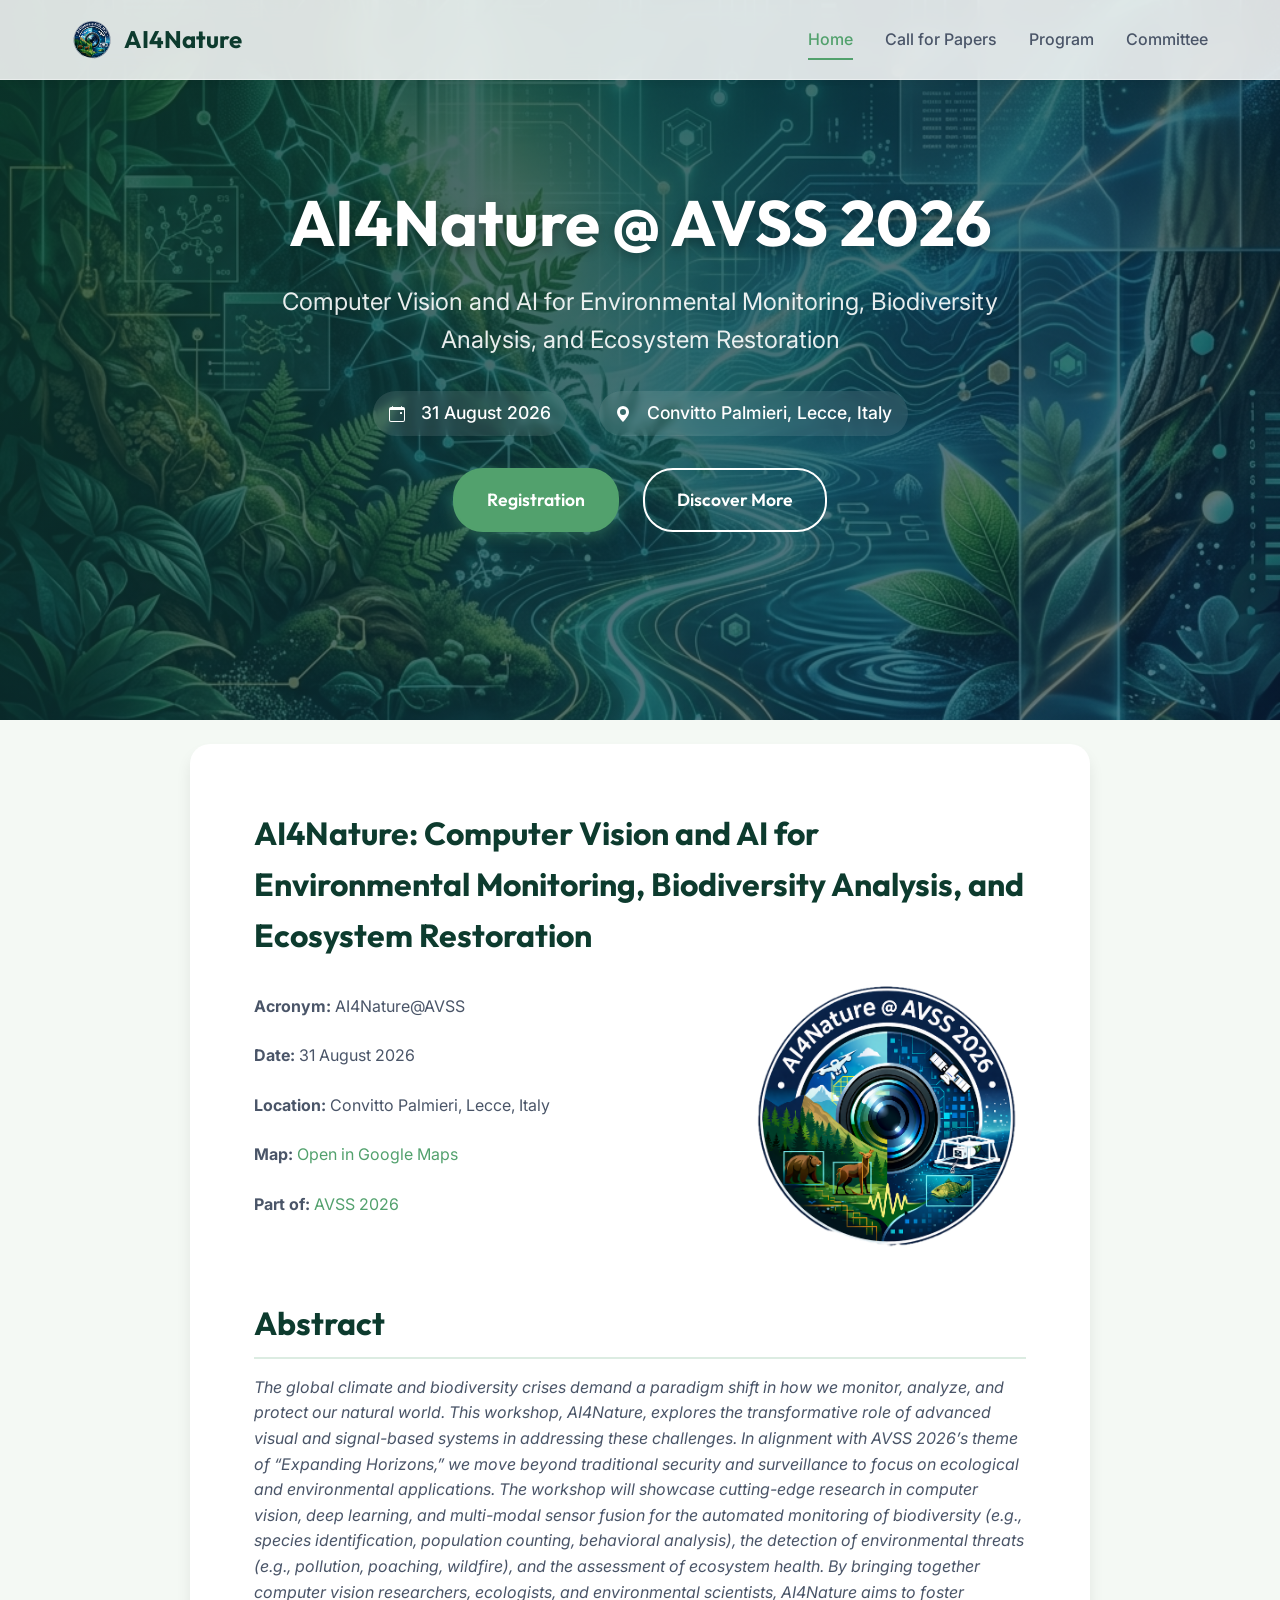
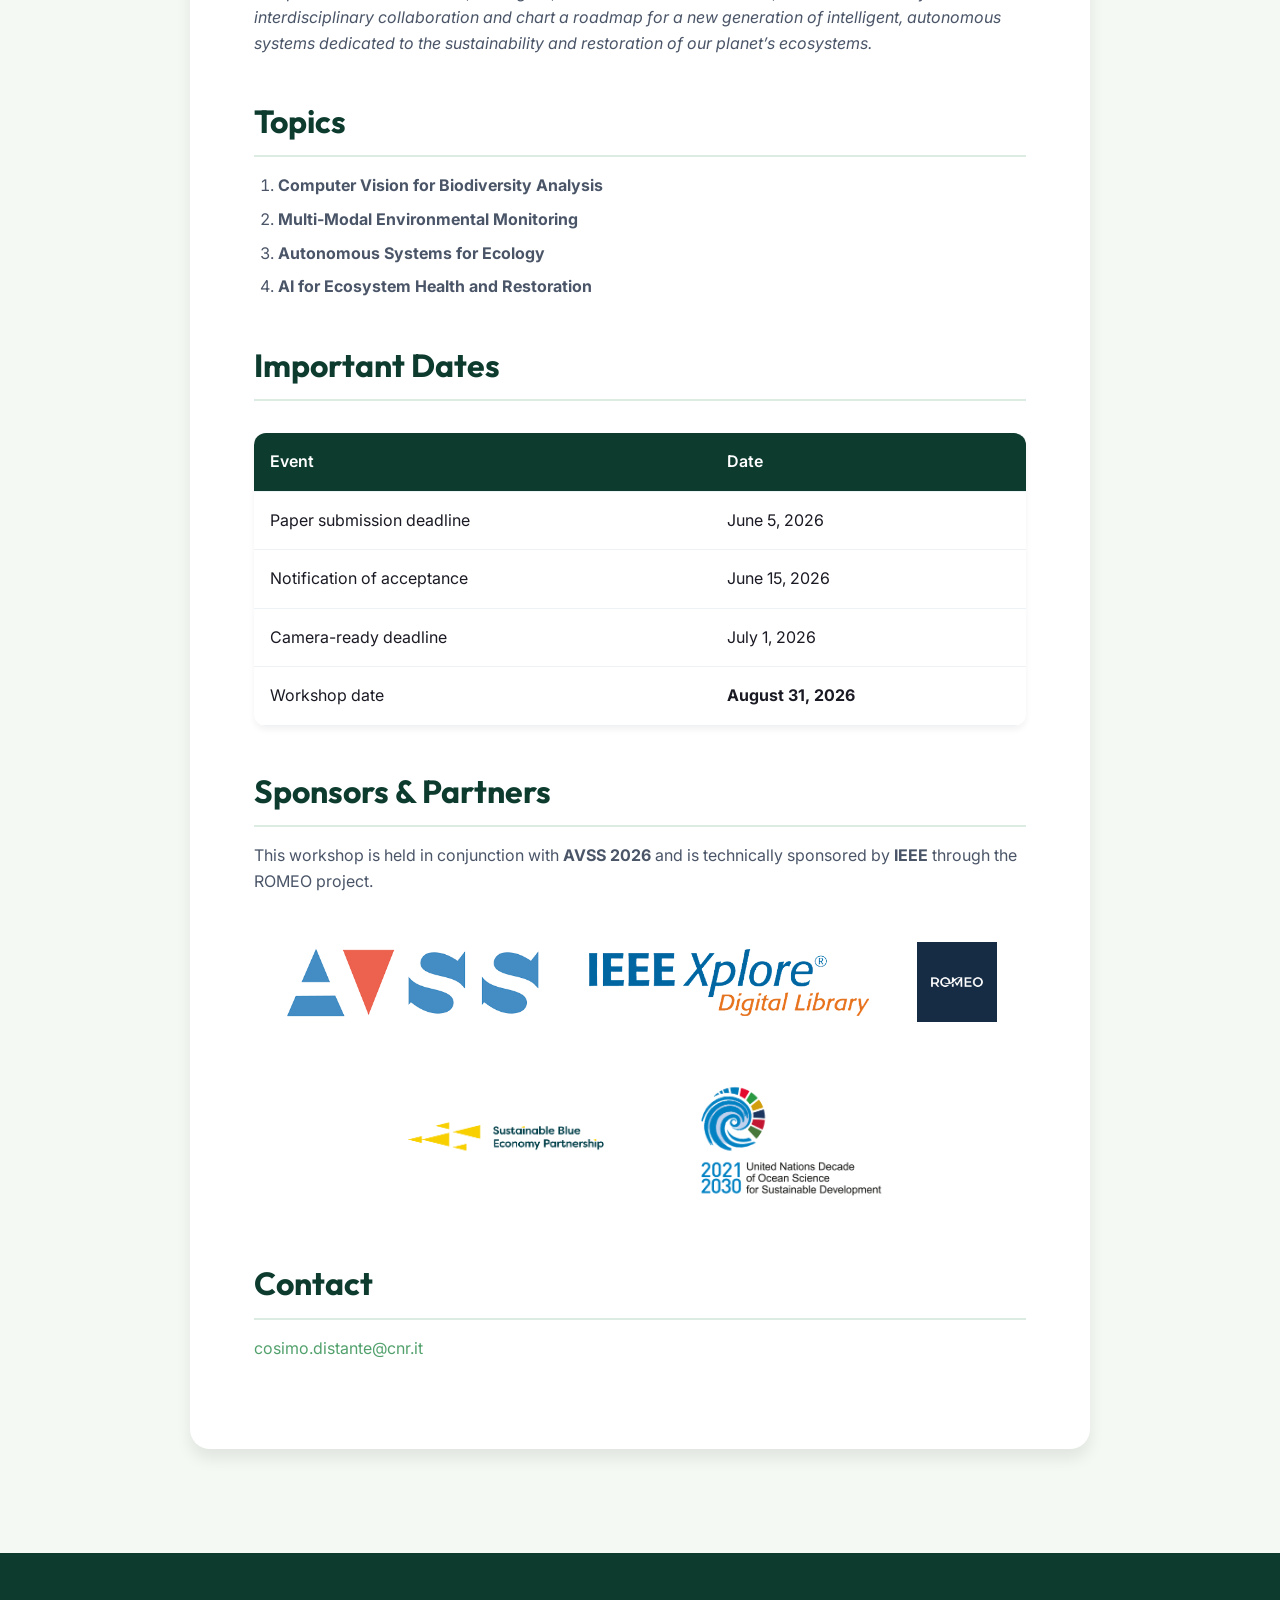
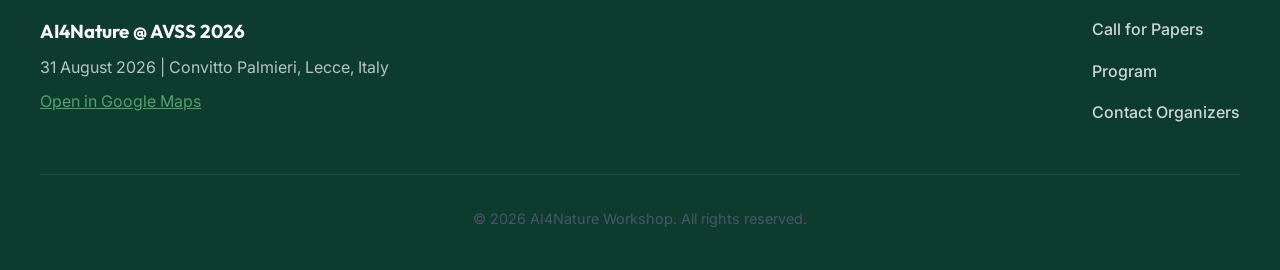
<file: index.html>
<!DOCTYPE html>
<html lang="en">

<head>
    <meta charset="UTF-8">
    <meta name="viewport" content="width=device-width, initial-scale=1.0">
    <title>AI4Nature Workshop</title>


    <!-- Google Fonts -->
    <link rel="preconnect" href="https://fonts.googleapis.com">
    <link rel="preconnect" href="https://fonts.gstatic.com" crossorigin>
    <link
        href="https://fonts.googleapis.com/css2?family=Inter:wght@300;400;500;600&family=Outfit:wght@400;600;700&display=swap"
        rel="stylesheet">

    <!-- Custom Styles -->
    <link rel="stylesheet" href="assets/css/custom.css">

    <meta name="description"
        content="Computer Vision and AI for Environmental Monitoring, Biodiversity Analysis, and Ecosystem Restoration">
</head>

<body>

    <header class="glass-nav">
        <div class="nav-container">
            <a href="./" class="nav-logo">
                <img src="assets/images/logo.png" class="logo-img">
                <span>AI4Nature</span>
            </a>

            <nav class="nav-links">
                <a href="./" class="active">Home</a>
                <a href="cfp.html">Call for Papers</a>
                <a href="program.html">Program</a>
                <a href="committee.html">Committee</a>
            </nav>
        </div>
    </header>

    <section class="hero-banner" style="background-image: url('assets/images/hero_bg.png');">
        <div class="hero-overlay"></div>
        <div class="hero-content">
            <h1>AI4Nature @ AVSS 2026</h1>
            <p class="hero-subtitle">
                Computer Vision and AI for Environmental Monitoring, Biodiversity Analysis, and Ecosystem Restoration
            </p>

            <div class="hero-details">
                <span><svg xmlns="http://www.w3.org/2000/svg" width="16" height="16" fill="currentColor"
                        viewBox="0 0 16 16" style="margin-right: 8px; vertical-align: text-bottom;">
                        <path
                            d="M11 6.5a.5.5 0 0 1 .5-.5h1a.5.5 0 0 1 .5.5v1a.5.5 0 0 1-.5.5h-1a.5.5 0 0 1-.5-.5v-1z" />
                        <path
                            d="M3.5 0a.5.5 0 0 1 .5.5V1h8V.5a.5.5 0 0 1 1 0V1h1a2 2 0 0 1 2 2v11a2 2 0 0 1-2 2H2a2 2 0 0 1-2-2V3a2 2 0 0 1 2-2h1V.5a.5.5 0 0 1 .5-.5zM1 4v10a1 1 0 0 0 1 1h12a1 1 0 0 0 1-1V4H1z" />
                    </svg> 31 August 2026</span>
                <span><svg xmlns="http://www.w3.org/2000/svg" width="16" height="16" fill="currentColor"
                        viewBox="0 0 16 16" style="margin-right: 8px; vertical-align: text-bottom;">
                        <path
                            d="M8 16s6-5.686 6-10A6 6 0 0 0 2 6c0 4.314 6 10 6 10zm0-7a3 3 0 1 1 0-6 3 3 0 0 1 0 6z" />
                    </svg> Convitto Palmieri, Lecce, Italy</span>
            </div>

            <div class="hero-actions">
                <a href="https://www.avss2026.org/registration/" class="btn btn-primary" target="_blank" rel="noopener">Registration</a>
                <a href="#about" class="btn btn-outline">Discover More</a>
            </div>
        </div>
    </section>

    <main class="page-content" id="about">
        <div class="wrapper">

            <h1>AI4Nature: Computer Vision and AI for Environmental Monitoring, Biodiversity Analysis, and Ecosystem
                Restoration</h1>

            <div style="display:flex; gap:2rem; align-items:center; justify-content:space-between;">
                <div>
                    <p><strong>Acronym:</strong> AI4Nature@AVSS</p>
                    <p><strong>Date:</strong> 31 August 2026</p>
                    <p><strong>Location:</strong> Convitto Palmieri, Lecce, Italy</p>
                    <p><strong>Map:</strong> <a href="https://maps.app.goo.gl/s1TkiG2f3UwST8cy7">Open in Google Maps</a></p>
                    <p><strong>Part of:</strong> <a href="https://www.avss2026.org">AVSS 2026</a></p>
                </div>

                <img src="assets/images/logo.png" style="width:280px;">
            </div>

            <h2>Abstract</h2>
            <p><em>The global climate and biodiversity crises demand a paradigm shift in how we monitor, analyze, and protect our natural world. This workshop, AI4Nature, explores the transformative role of advanced visual and signal-based systems in addressing these challenges. In alignment with AVSS 2026’s theme of “Expanding Horizons,” we move beyond traditional security and surveillance to focus on ecological and environmental applications. The workshop will showcase cutting-edge research in computer vision, deep learning, and multi-modal sensor fusion for the automated monitoring of biodiversity (e.g., species identification, population counting, behavioral analysis), the detection of environmental threats (e.g., pollution, poaching, wildfire), and the assessment of ecosystem health. By bringing together computer vision researchers, ecologists, and environmental scientists, AI4Nature aims to foster interdisciplinary collaboration and chart a roadmap for a new generation of intelligent, autonomous systems dedicated to the sustainability and restoration of our planet’s ecosystems.</em></p>

            <h2>Topics</h2>
            <ol>
                <li><strong>Computer Vision for Biodiversity Analysis</strong></li>
                <li><strong>Multi-Modal Environmental Monitoring</strong></li>
                <li><strong>Autonomous Systems for Ecology</strong></li>
                <li><strong>AI for Ecosystem Health and Restoration</strong></li>
            </ol>

       <h2>Important Dates</h2>
<table>
    <thead>
        <tr>
            <th>Event</th>
            <th>Date</th>
        </tr>
    </thead>
    <tbody>
    <tr>
        <td>Paper submission deadline</td>
        <td>June 5, 2026</td>
    </tr>
    <tr>
        <td>Notification of acceptance</td>
        <td>June 15, 2026</td>
    </tr>
    <tr>
        <td>Camera-ready deadline</td>
        <td>July 1, 2026</td>
    </tr>
    <tr>
        <td>Workshop date</td>
        <td><strong>August 31, 2026</strong></td>
    </tr>
    </tbody>
</table>

            <h2>Sponsors & Partners</h2>
            <p>This workshop is held in conjunction with <strong>AVSS 2026</strong> and is technically sponsored by <strong>IEEE</strong> through the ROMEO project.</p>

            <div class="logo-grid">
                <img src="assets/images/AVSS_LOGO.png" alt="AVSS Logo">
                <img src="assets/images/IEEE_explore_dl.png" alt="IEEE Logo">
                <img src="assets/images/romeo.png" alt="ROMEO Logo">
                <img src="assets/images/sbep_logo.png" alt="SBEP Logo" class="logo-sbep">
                <img src="assets/images/ocean_decade_logo.png" alt="Ocean Decade Logo" class="logo-ocean">
            </div>

            <h2>Contact</h2>
            <p><a href="mailto:cosimo.distante@cnr.it">cosimo.distante@cnr.it</a></p>

        </div>
    </main>

    <footer class="site-footer">
        <div class="footer-container">
            <div class="footer-info">
                <h3>AI4Nature @ AVSS 2026</h3>
                <p>31 August 2026 | Convitto Palmieri, Lecce, Italy</p>
                <a href="https://maps.app.goo.gl/s1TkiG2f3UwST8cy7" target="_blank" rel="noopener">Open in Google
                    Maps</a>
            </div>
            <div class="footer-links">
                <a href="cfp.html">Call for Papers</a>
                <a href="program.html">Program</a>
                <a href="mailto:cosimo.distante@cnr.it">Contact Organizers</a>
            </div>
        </div>
        <div class="footer-bottom">
            <p>&copy; 2026 AI4Nature Workshop. All rights reserved.</p>
        </div>
    </footer>

</body>

</html>
</file>
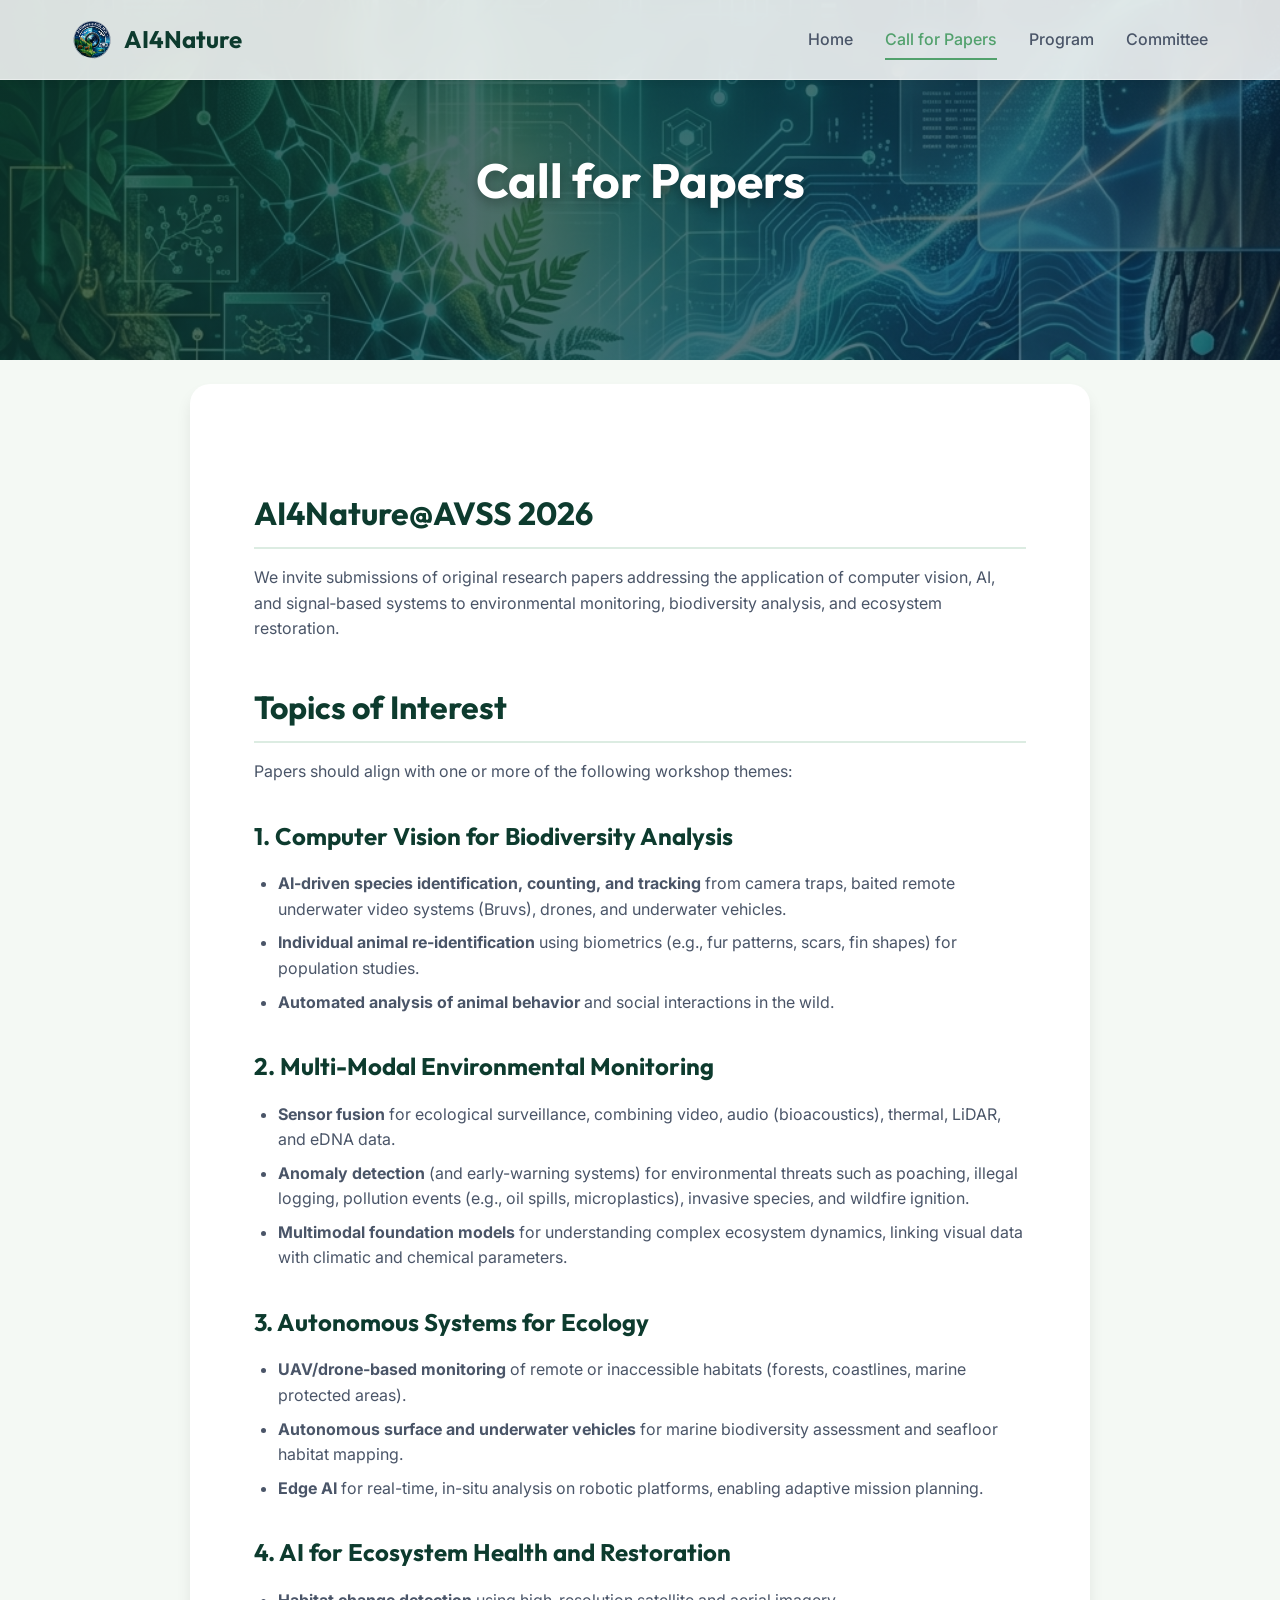
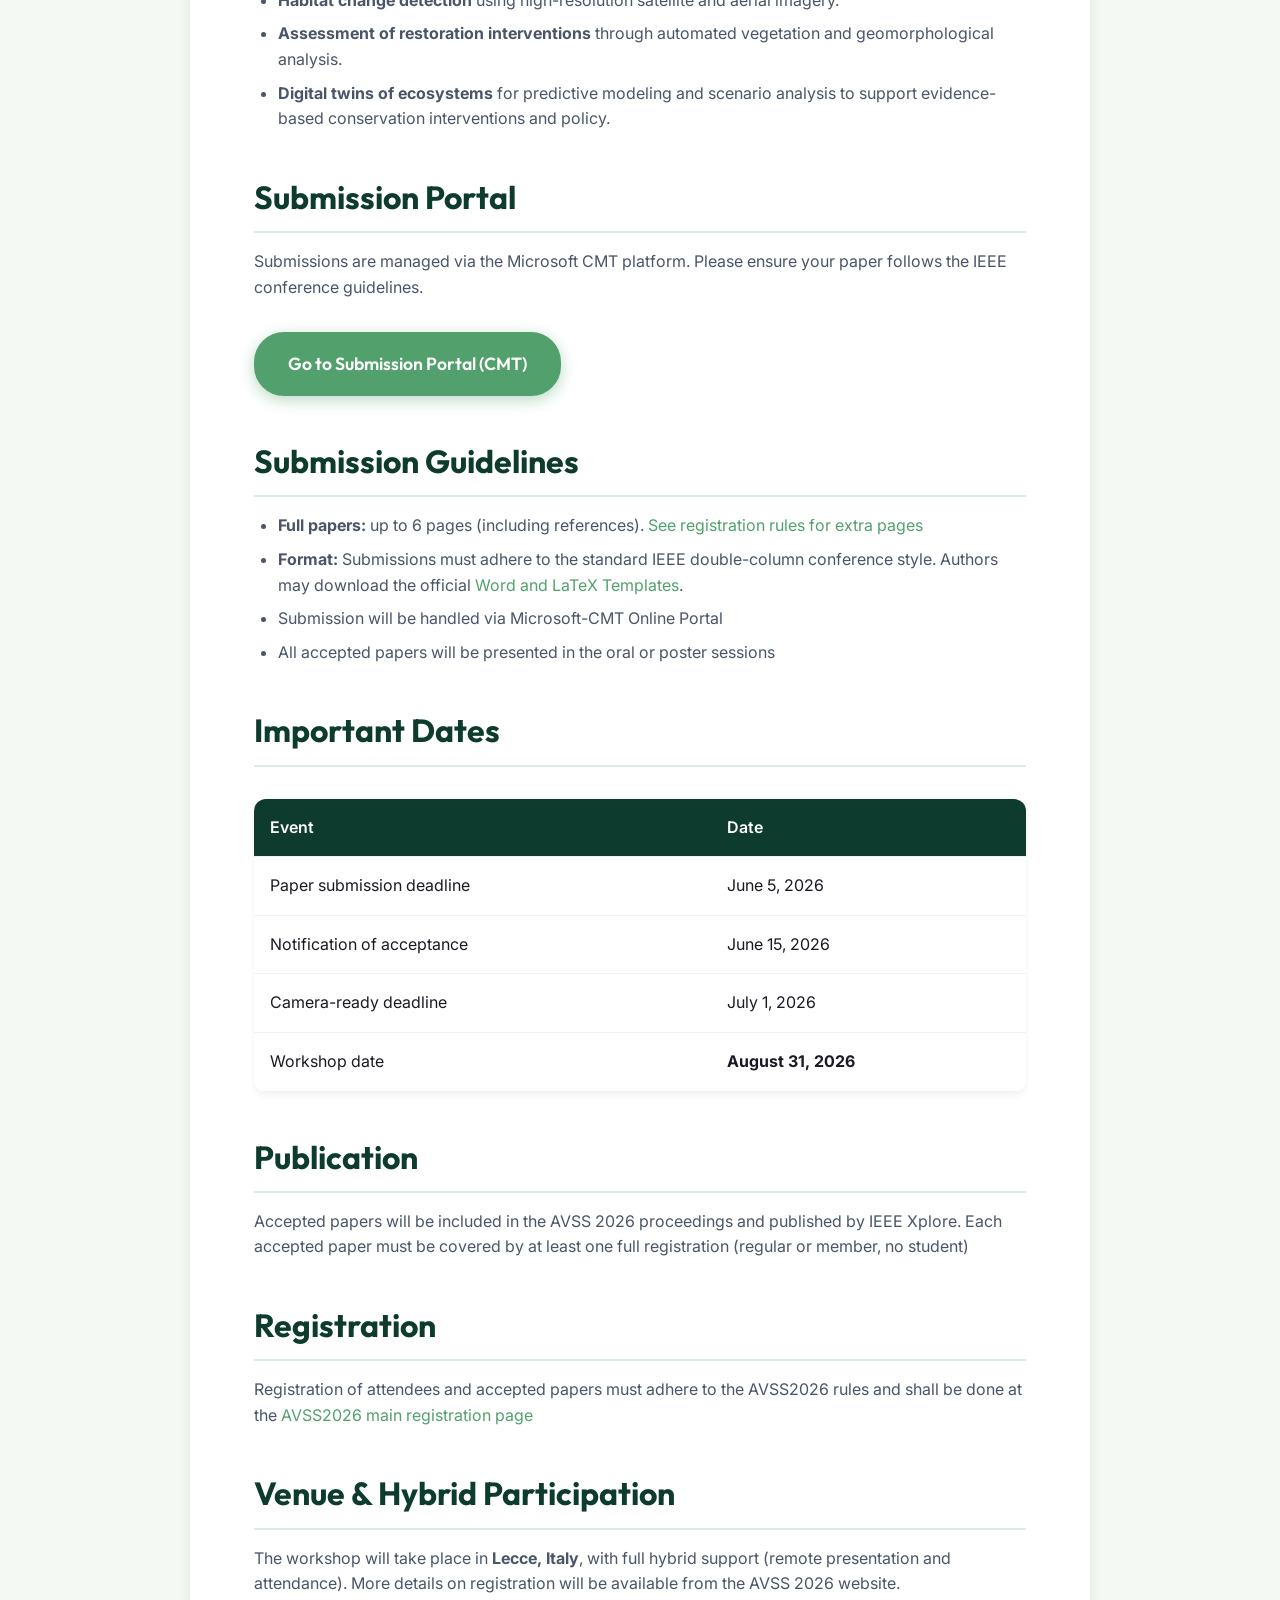
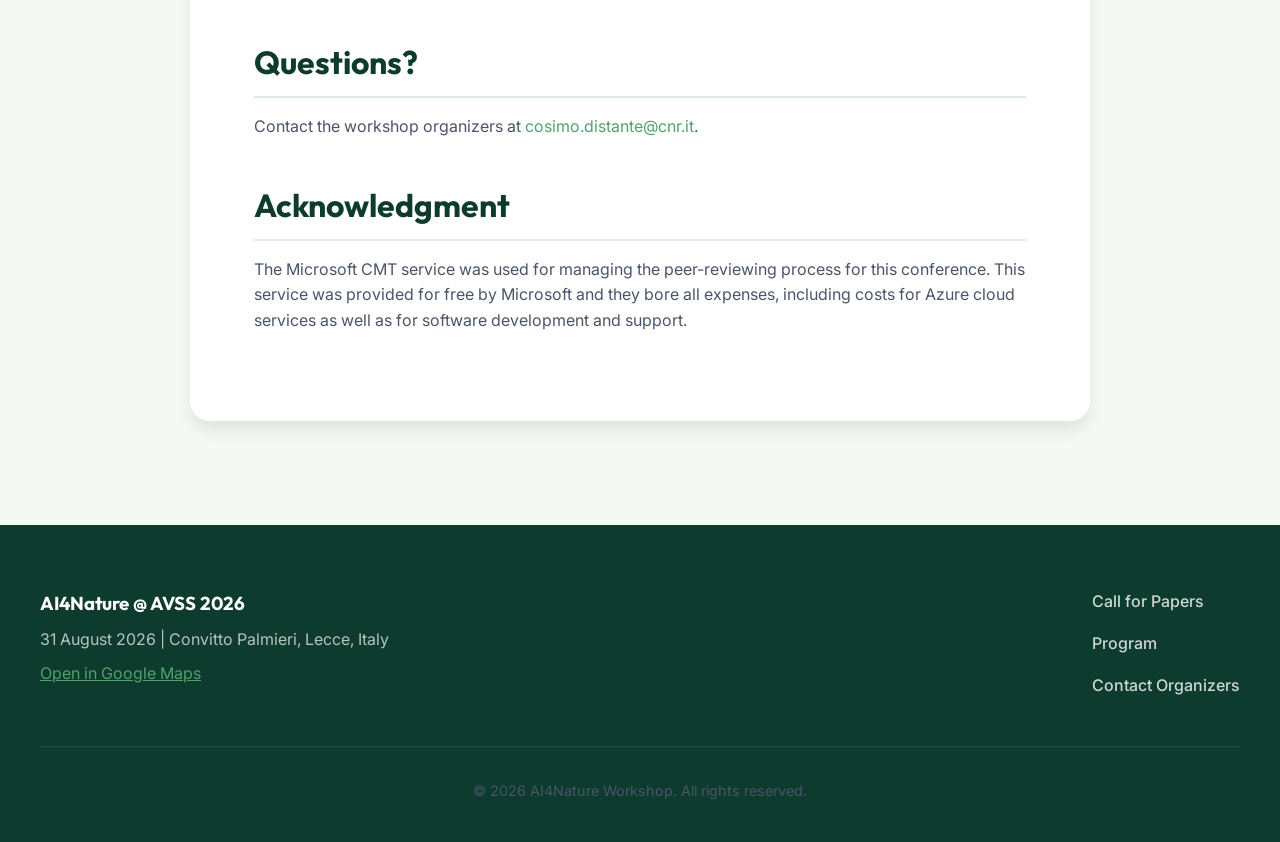
<file: cfp.html>
<!DOCTYPE html>
<html lang="en">
<head>
    <meta charset="UTF-8">
    <meta name="viewport" content="width=device-width, initial-scale=1.0">
    <title>Call for Papers</title>
    <!-- Google Fonts -->
    <link rel="preconnect" href="https://fonts.googleapis.com">
    <link rel="preconnect" href="https://fonts.gstatic.com" crossorigin>
    <link href="https://fonts.googleapis.com/css2?family=Inter:wght@300;400;500;600&family=Outfit:wght@400;600;700&display=swap" rel="stylesheet">
    <!-- Custom Styles -->
    <link rel="stylesheet" href="assets/css/custom.css">
    <meta name="description" content="Computer Vision and AI for Environmental Monitoring,  Biodiversity Analysis, and Ecosystem Restoration">
</head>
<body>
    <header class="glass-nav">
        <div class="nav-container">
            <a href="./" class="nav-logo">
                <img src="assets/images/logo.png" alt="AI4Nature Logo" class="logo-img">
                <span>AI4Nature</span>
            </a>
            <nav class="nav-links">
                <a href="./">Home</a>
                <a href="cfp.html" class="active">Call for Papers</a>
                <a href="program.html">Program</a>
                <a href="committee.html">Committee</a>
            </nav>
        </div>
    </header>

    
    <div class="page-header" style="background-image: url('assets/images/hero_bg.png');">
        <div class="hero-overlay"></div>
        <div class="page-header-content">
            <h1>Call for Papers</h1>
        </div>
    </div>
    

    <main class="page-content" id="about">
        <div class="wrapper">
            <h2 id="ai4natureavss-2026">AI4Nature@AVSS 2026</h2>

<p>We invite submissions of original research papers addressing the application of computer vision, AI, and signal‑based systems to environmental monitoring, biodiversity analysis, and ecosystem restoration.</p>

<h2 id="topics-of-interest">Topics of Interest</h2>

<p>Papers should align with one or more of the following workshop themes:</p>

<h3 id="1-computer-vision-for-biodiversity-analysis">1. Computer Vision for Biodiversity Analysis</h3>
<ul>
  <li><strong>AI-driven species identification, counting, and tracking</strong> from camera traps, baited remote underwater video systems (Bruvs), drones, and underwater vehicles.</li>
  <li><strong>Individual animal re-identification</strong> using biometrics (e.g., fur patterns, scars, fin shapes) for population studies.</li>
  <li><strong>Automated analysis of animal behavior</strong> and social interactions in the wild.</li>
</ul>

<h3 id="2-multi-modal-environmental-monitoring">2. Multi-Modal Environmental Monitoring</h3>
<ul>
  <li><strong>Sensor fusion</strong> for ecological surveillance, combining video, audio (bioacoustics), thermal, LiDAR, and eDNA data.</li>
  <li><strong>Anomaly detection</strong> (and early-warning systems) for environmental threats such as poaching, illegal logging, pollution events (e.g., oil spills, microplastics), invasive species, and wildfire ignition.</li>
  <li><strong>Multimodal foundation models</strong> for understanding complex ecosystem dynamics, linking visual data with climatic and chemical parameters.</li>
</ul>

<h3 id="3-autonomous-systems-for-ecology">3. Autonomous Systems for Ecology</h3>
<ul>
  <li><strong>UAV/drone-based monitoring</strong> of remote or inaccessible habitats (forests, coastlines, marine protected areas).</li>
  <li><strong>Autonomous surface and underwater vehicles</strong> for marine biodiversity assessment and seafloor habitat mapping.</li>
  <li><strong>Edge AI</strong> for real-time, in-situ analysis on robotic platforms, enabling adaptive mission planning.</li>
</ul>

<h3 id="4-ai-for-ecosystem-health-and-restoration">4. AI for Ecosystem Health and Restoration</h3>
<ul>
  <li><strong>Habitat change detection</strong> using high-resolution satellite and aerial imagery.</li>
  <li><strong>Assessment of restoration interventions</strong> through automated vegetation and geomorphological analysis.</li>
  <li><strong>Digital twins of ecosystems</strong> for predictive modeling and scenario analysis to support evidence-based conservation interventions and policy.</li>
</ul>

<h2 id="submission">Submission Portal</h2>
<p>Submissions are managed via the Microsoft CMT platform. Please ensure your paper follows the IEEE conference guidelines.</p>
<div style="margin: 2rem 0;">
    <a href="https://cmt3.research.microsoft.com/AIforNATURE2026" class="btn btn-primary">Go to Submission Portal (CMT)</a>
</div>

<h2 id="submission-guidelines">Submission Guidelines</h2>

<ul>
  <li><strong>Full papers:</strong> up to 6 pages (including references). <a href="https://www.avss2026.org/registration/">See registration rules for extra pages</a></li>
  <li><strong>Format:</strong> Submissions must adhere to the standard IEEE double-column conference style. Authors may download the official <a href="assets/Latex_Word_Templates.zip" download>Word and LaTeX Templates</a>.</li>
  <li>Submission will be handled via Microsoft-CMT Online Portal</li>
  <li>All accepted papers will be presented in the oral or poster sessions</li>
</ul>

<h2 id="important-dates">Important Dates</h2>

<table>
  <thead>
    <tr>
      <th>Event</th>
      <th>Date</th>
    </tr>
  </thead>
  <tbody>
    <tr>
      <td>Paper submission deadline</td>
      <td>June 5, 2026</td>
    </tr>
    <tr>
      <td>Notification of acceptance</td>
      <td>June 15, 2026</td>
    </tr>
    <tr>
      <td>Camera-ready deadline</td>
      <td>July 1, 2026</td>
    </tr>
    <tr>
      <td>Workshop date</td>
      <td><strong>August 31, 2026</strong></td>
    </tr>
  </tbody>
</table>

<h2 id="publication">Publication</h2>

<p>Accepted papers will be included in the AVSS 2026 proceedings and published by IEEE Xplore. Each accepted paper must be covered by at least one full registration (regular or member, no student)</p>

<h2 id="registration">Registration</h2>

<p>Registration of attendees and accepted papers must adhere to the AVSS2026 rules and shall be done at the <a href="https://www.avss2026.org/registration/">AVSS2026 main registration page</a></p>

<h2 id="venue--hybrid-participation">Venue &amp; Hybrid Participation</h2>

<p>The workshop will take place in <strong>Lecce, Italy</strong>, with full hybrid support (remote presentation and attendance). More details on registration will be available from the AVSS 2026 website.</p>

<h2 id="questions">Questions?</h2>

<p>Contact the workshop organizers at <a href="mailto:cosimo.distante@cnr.it">cosimo.distante@cnr.it</a>.</p>

<h2 id="acknowledgment">Acknowledgment</h2>

<p>The Microsoft CMT service was used for managing the peer-reviewing process for this conference. This service was provided for free by Microsoft and they bore all expenses, including costs for Azure cloud services as well as for software development and support.</p>

        </div>
    </main>

    <footer class="site-footer">
        <div class="footer-container">
            <div class="footer-info">
                <h3>AI4Nature @ AVSS 2026</h3>
                <p>31 August 2026 | Convitto Palmieri, Lecce, Italy</p>
                <a href="https://maps.app.goo.gl/s1TkiG2f3UwST8cy7" target="_blank" rel="noopener">Open in Google Maps</a>
            </div>
            <div class="footer-links">
                <a href="/cfp.html">Call for Papers</a>
                <a href="/program.html">Program</a>
                <a href="mailto:cosimo.distante@cnr.it">Contact Organizers</a>
            </div>
        </div>
        <div class="footer-bottom">
            <p>&copy; 2026 AI4Nature Workshop. All rights reserved.</p>
        </div>
    </footer>
</body>
</html>
</file>
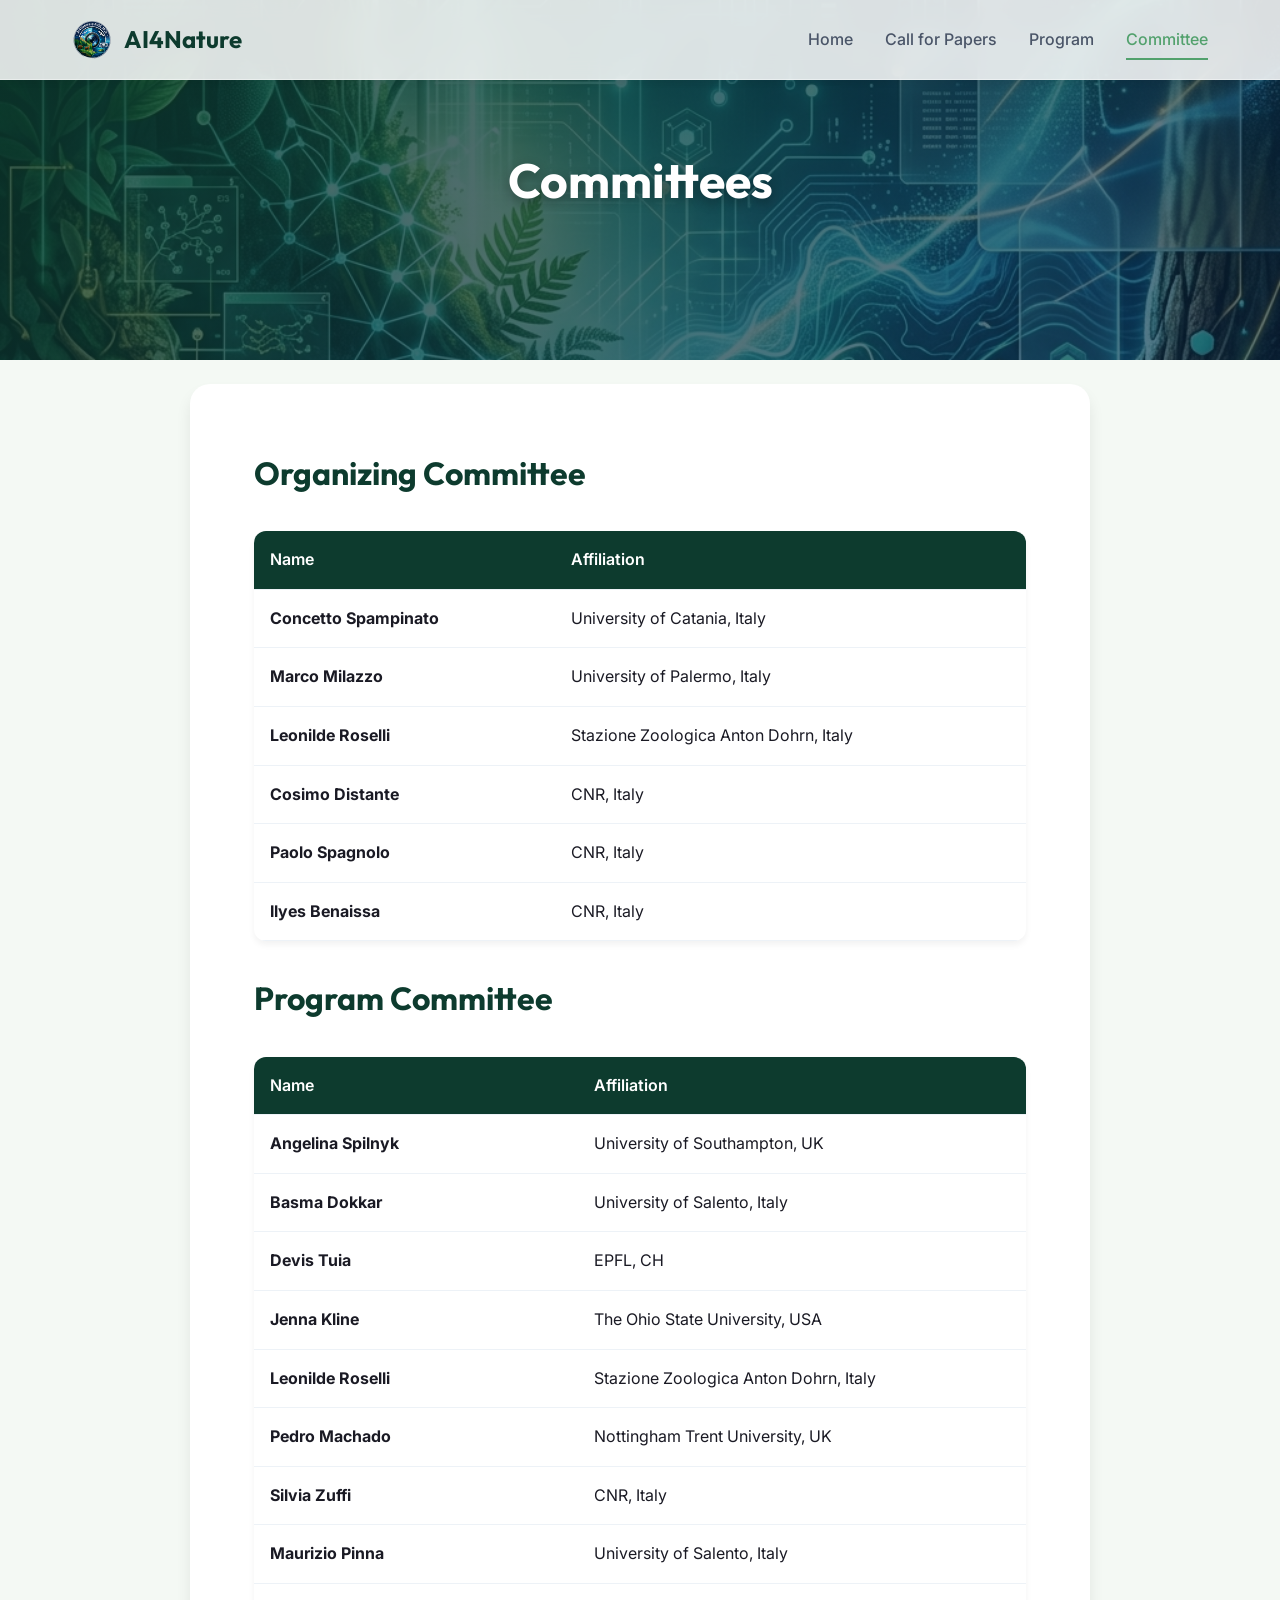
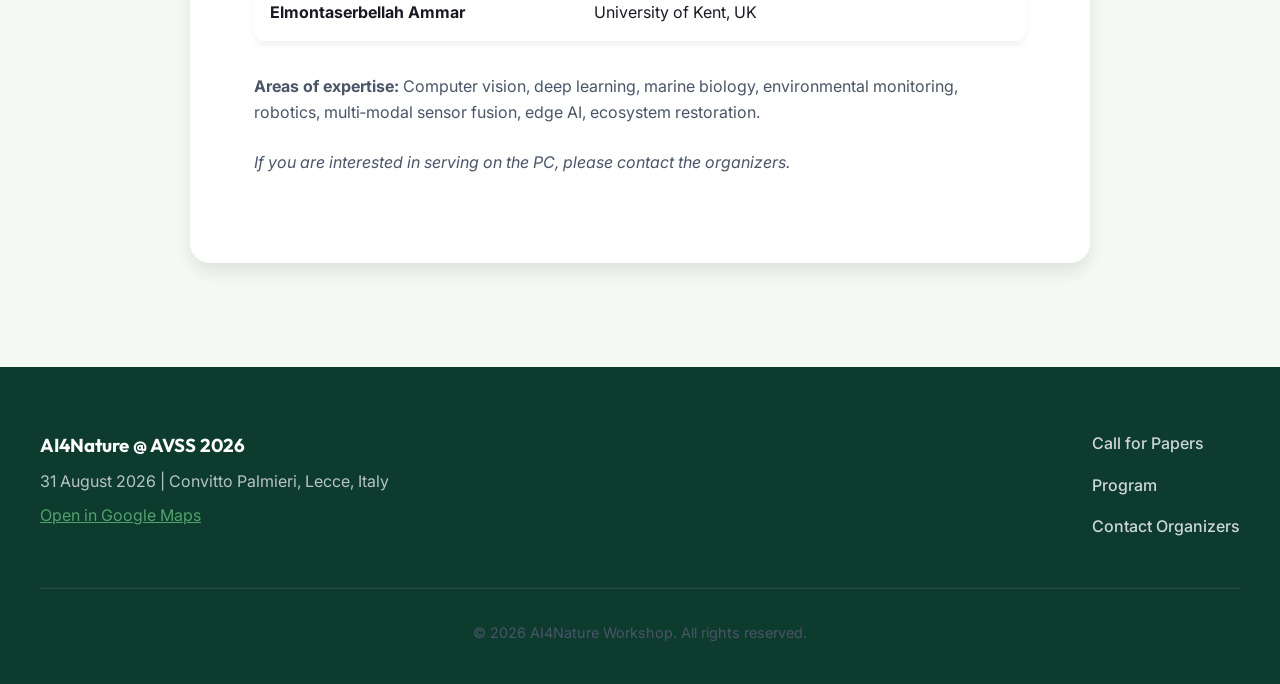
<file: committee.html>
<!DOCTYPE html>
<html lang="en">
<head>
    <meta charset="UTF-8">
    <meta name="viewport" content="width=device-width, initial-scale=1.0">
    <title>Committees</title>
    <!-- Google Fonts -->
    <link rel="preconnect" href="https://fonts.googleapis.com">
    <link rel="preconnect" href="https://fonts.gstatic.com" crossorigin>
    <link href="https://fonts.googleapis.com/css2?family=Inter:wght@300;400;500;600&family=Outfit:wght@400;600;700&display=swap" rel="stylesheet">
    <!-- Custom Styles -->
    <link rel="stylesheet" href="assets/css/custom.css">
    <meta name="description" content="Computer Vision and AI for Environmental Monitoring,  Biodiversity Analysis, and Ecosystem Restoration">
</head>
<body>
    <header class="glass-nav">
        <div class="nav-container">
            <a href="./" class="nav-logo">
                <img src="assets/images/logo.png" alt="AI4Nature Logo" class="logo-img">
                <span>AI4Nature</span>
            </a>
            <nav class="nav-links">
                <a href="./">Home</a>
                <a href="cfp.html">Call for Papers</a>
                <a href="program.html">Program</a>
                <a href="committee.html" class="active">Committee</a>
            </nav>
        </div>
    </header>

    
    <div class="page-header" style="background-image: url('assets/images/hero_bg.png');">
        <div class="hero-overlay"></div>
        <div class="page-header-content">
            <h1>Committees</h1>
        </div>
    </div>
    

    <main class="page-content" id="about">
        <div class="wrapper">
            <h1 id="organizing-committee">Organizing Committee</h1>

<table>
  <thead>
    <tr>
      <th>Name</th>
      <th>Affiliation</th>
    </tr>
  </thead>
  <tbody>
    <tr>
      <td><strong>Concetto Spampinato</strong></td>
      <td>University of Catania, Italy</td>
    </tr>
    <tr>
      <td><strong>Marco Milazzo</strong></td>
      <td>University of Palermo, Italy</td>
    </tr>
    <tr>
      <td><strong>Leonilde Roselli</strong></td>
      <td>Stazione Zoologica Anton Dohrn, Italy</td>
    </tr>
    <tr>
      <td><strong>Cosimo Distante</strong></td>
      <td>CNR, Italy</td>
    </tr>
    <tr>
      <td><strong>Paolo Spagnolo</strong></td>
      <td>CNR, Italy</td>
    </tr>
    <tr>
      <td><strong>Ilyes Benaissa</strong></td>
      <td>CNR, Italy</td>
    </tr>
  </tbody>
</table>

<h1 id="technical-program-committee">Program Committee </h1>

<table>
  <thead>
    <tr>
      <th>Name</th>
      <th>Affiliation</th>
    </tr>
  </thead>
  <tbody>
    <tr>
      <td><strong>Angelina Spilnyk</strong></td>
      <td>University of Southampton, UK</td>
    </tr>
    <tr>
      <td><strong>Basma Dokkar</strong></td>
      <td>University of Salento, Italy</td>
    </tr>
    <tr>
      <td><strong>Devis Tuia</strong></td>
      <td>EPFL, CH</td>
    </tr>
    <tr>
      <td><strong>Jenna Kline</strong></td>
      <td>The Ohio State University, USA</td>
    </tr>
    <tr>
      <td><strong>Leonilde Roselli</strong></td>
      <td>Stazione Zoologica Anton Dohrn, Italy</td>
    </tr>
    <tr>
      <td><strong>Pedro Machado</strong></td>
      <td>Nottingham Trent University, UK</td>
    </tr>
      <tr>
      <td><strong>Silvia Zuffi</strong></td>
      <td>CNR, Italy</td>
    </tr>
      <tr>
      <td><strong>Maurizio Pinna</strong></td>
      <td>University of Salento, Italy</td>
    </tr>
    <tr>
      <td><strong>Elmontaserbellah Ammar</strong></td>
      <td>University of Kent, UK</td>
    </tr>
  </tbody>
</table>

<p><strong>Areas of expertise:</strong> Computer vision, deep learning, marine biology, environmental monitoring, robotics, multi‑modal sensor fusion, edge AI, ecosystem restoration.</p>

<p><em>If you are interested in serving on the PC, please contact the organizers.</em></p>


        </div>
    </main>

    <footer class="site-footer">
        <div class="footer-container">
            <div class="footer-info">
                <h3>AI4Nature @ AVSS 2026</h3>
                <p>31 August 2026 | Convitto Palmieri, Lecce, Italy</p>
                <a href="https://maps.app.goo.gl/s1TkiG2f3UwST8cy7" target="_blank" rel="noopener">Open in Google Maps</a>
            </div>
            <div class="footer-links">
                <a href="cfp.html">Call for Papers</a>
                <a href="program.html">Program</a>
                <a href="mailto:cosimo.distante@cnr.it">Contact Organizers</a>
            </div>
        </div>
        <div class="footer-bottom">
            <p>&copy; 2026 AI4Nature Workshop. All rights reserved.</p>
        </div>
    </footer>
</body>
</html>
</file>
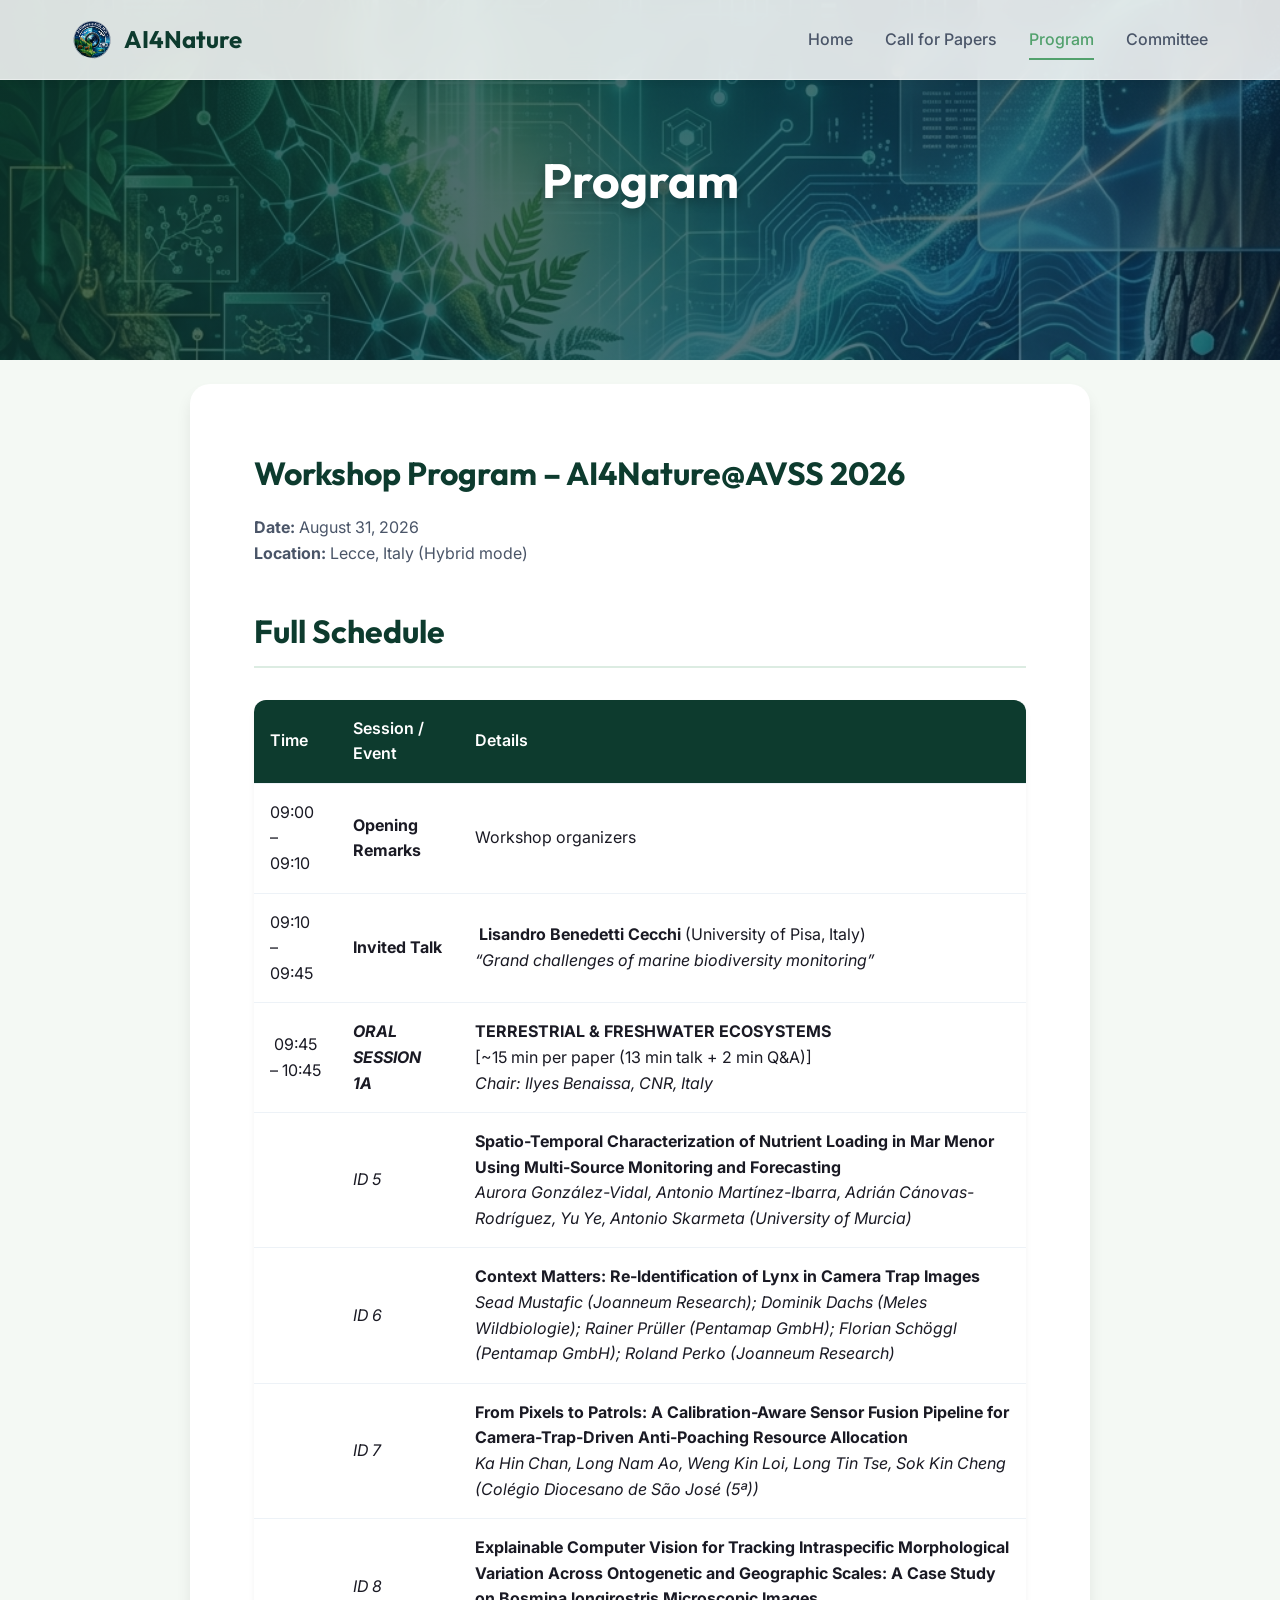
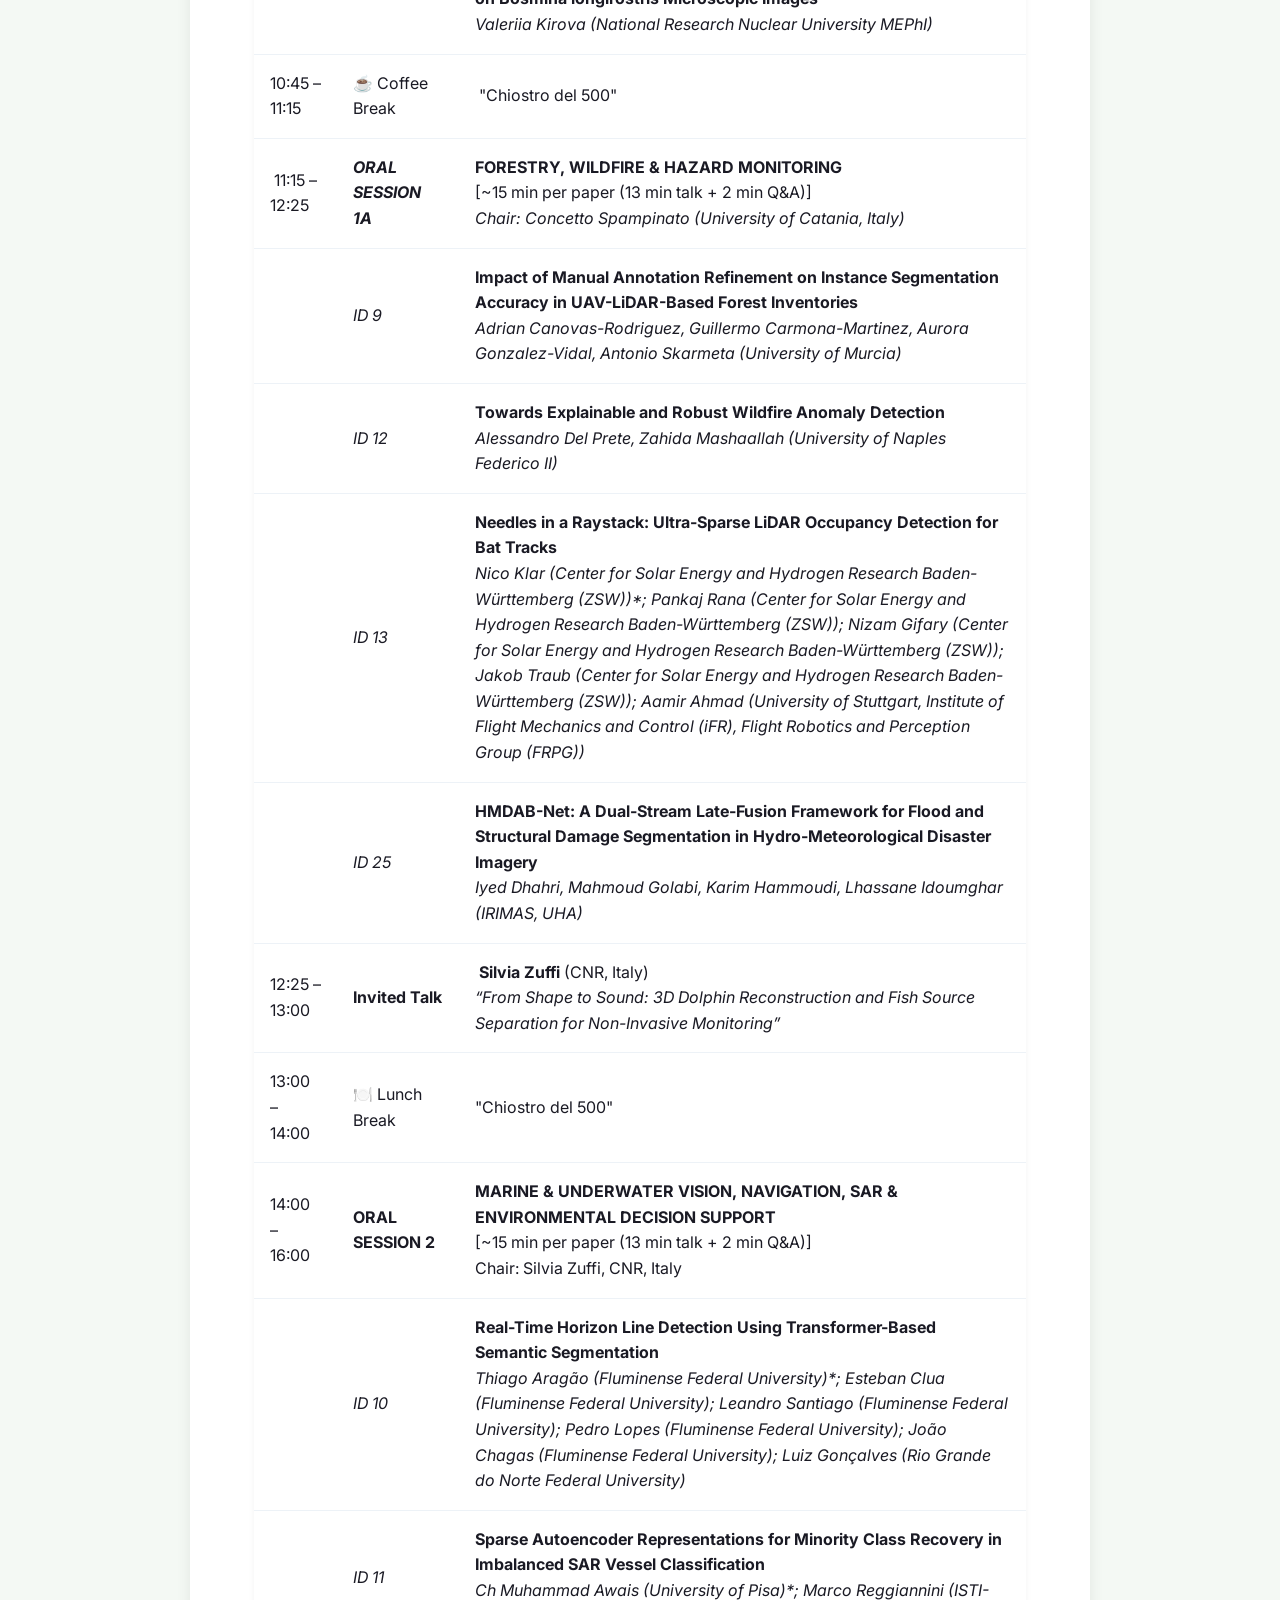
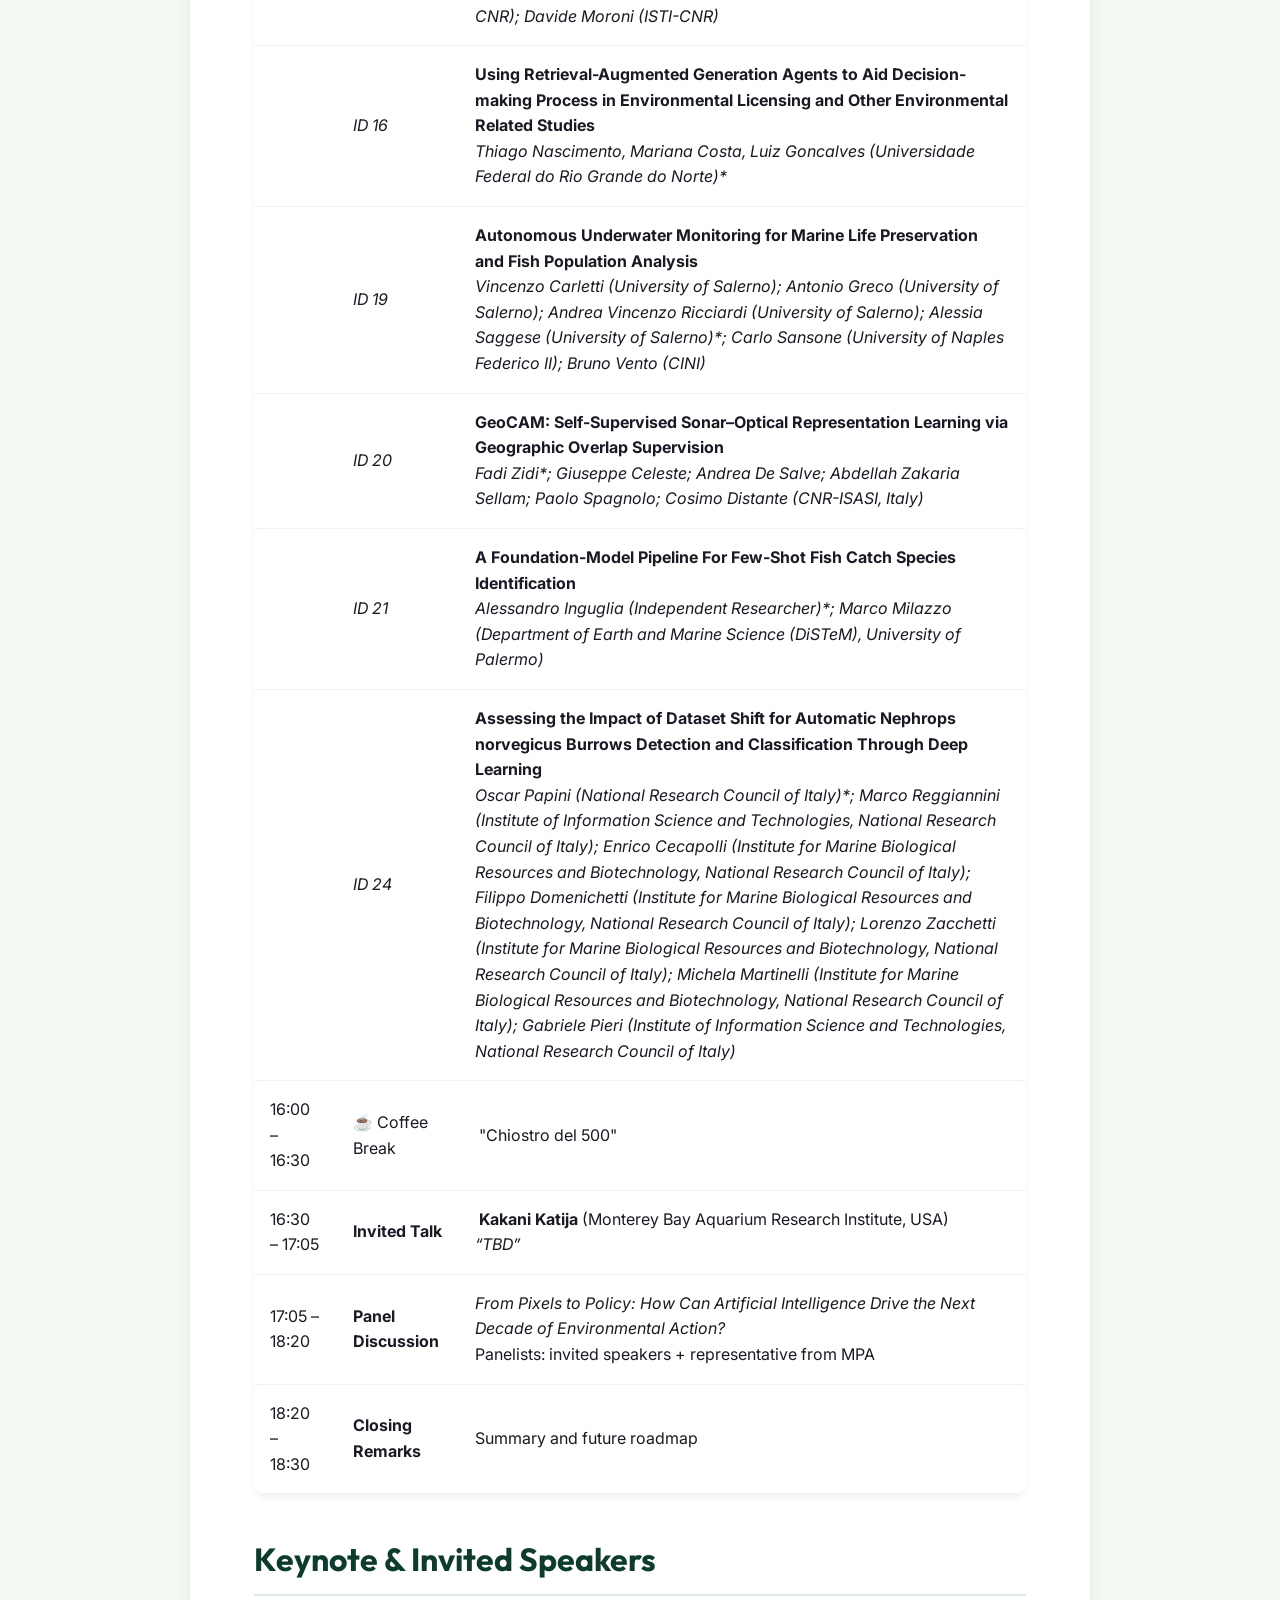
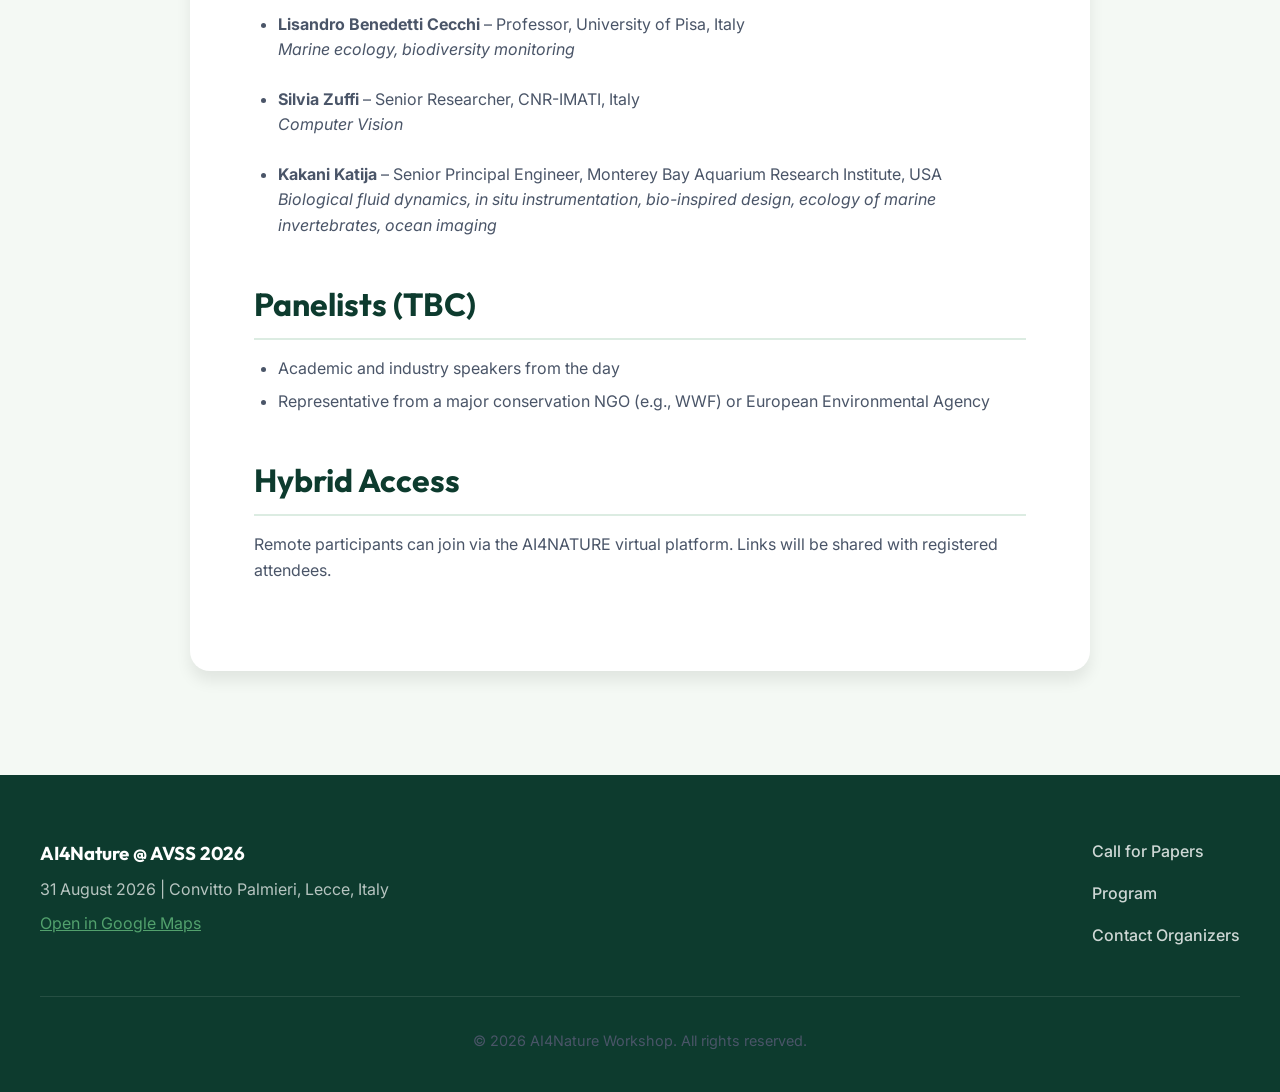
<file: program.html>
<!DOCTYPE html>
<html lang="en">
<head>
    <meta charset="UTF-8">
    <meta name="viewport" content="width=device-width, initial-scale=1.0">
    <title>Program</title>
    <!-- Google Fonts -->
    <link rel="preconnect" href="https://fonts.googleapis.com">
    <link rel="preconnect" href="https://fonts.gstatic.com" crossorigin>
    <link href="https://fonts.googleapis.com/css2?family=Inter:wght@300;400;500;600&family=Outfit:wght@400;600;700&display=swap" rel="stylesheet">
    <!-- Custom Styles -->
    <link rel="stylesheet" href="assets/css/custom.css">
    <meta name="description" content="Computer Vision and AI for Environmental Monitoring,  Biodiversity Analysis, and Ecosystem Restoration">
</head>
<body>
    <header class="glass-nav">
        <div class="nav-container">
            <a href="./" class="nav-logo">
                <img src="assets/images/logo.png" alt="AI4Nature Logo" class="logo-img">
                <span>AI4Nature</span>
            </a>
            <nav class="nav-links">
                <a href="./">Home</a>
                <a href="cfp.html">Call for Papers</a>
                <a href="program.html" class="active">Program</a>
                <a href="committee.html">Committee</a>
            </nav>
        </div>
    </header>

    
    <div class="page-header" style="background-image: url('assets/images/hero_bg.png');">
        <div class="hero-overlay"></div>
        <div class="page-header-content">
            <h1>Program</h1>
        </div>
    </div>
    

    <main class="page-content" id="about">
        <div class="wrapper">
            <h1 id="workshop-program--ai4natureavss-2026">Workshop Program – AI4Nature@AVSS 2026</h1>

<p><strong>Date:</strong> August 31, 2026<br />
<strong>Location:</strong> Lecce, Italy (Hybrid mode)</p>

<h2 id="full-schedule-tentative">Full Schedule</h2>

<table>
  <thead>
    <tr>
      <th>Time</th>
      <th>Session / Event</th>
      <th>Details</th>
    </tr>
  </thead>
  <tbody>
    <tr>
      <td>09:00 – 09:10</td>
      <td><strong>Opening Remarks</strong></td>
      <td>Workshop organizers</td>
    </tr>
    <tr>
      <td>09:10 – 09:45</td>
      <td><strong>Invited Talk</strong></td>
      <td> <strong>Lisandro Benedetti Cecchi</strong> (University of Pisa, Italy)<br /><em>“Grand challenges of marine biodiversity monitoring”</em></td>
    </tr>
    <tr>
      <td> 09:45 – 10:45 </td>
      <td><em><strong>ORAL SESSION 1A </strong></em></td>
      <td><strong>TERRESTRIAL & FRESHWATER ECOSYSTEMS </strong> <br />[~15 min per paper (13 min talk + 2 min Q&A)]<br /><em>Chair: Ilyes Benaissa, CNR, Italy</em></td>
    </tr>
    <tr>
      <td> </td>
      <td><em>ID 5</em></td>
      <td><strong>Spatio-Temporal Characterization of Nutrient Loading in Mar Menor Using Multi-Source Monitoring and Forecasting</strong> <br /><em>Aurora González-Vidal, Antonio  Martínez-Ibarra, Adrián Cánovas-Rodríguez, Yu Ye, Antonio Skarmeta (University of Murcia)</em></td>
    </tr>
    <tr>
      <td> </td>
      <td><em>ID 6</em></td>
      <td><strong>Context Matters: Re-Identification of Lynx in Camera Trap Images</strong> <br /><em>Sead Mustafic (Joanneum Research); Dominik Dachs (Meles Wildbiologie); Rainer Prüller (Pentamap GmbH); Florian Schöggl (Pentamap GmbH); Roland Perko (Joanneum Research)</em></td>
    </tr>
    <tr>
      <td> </td>
      <td><em>ID 7</em></td>
      <td><strong>From Pixels to Patrols: A Calibration-Aware Sensor Fusion Pipeline for Camera-Trap-Driven Anti-Poaching Resource Allocation</strong> <br /><em>Ka Hin  Chan, Long Nam Ao, Weng Kin Loi, Long Tin Tse, Sok Kin Cheng (Colégio Diocesano de São José (5ª))</em></td>
    </tr>
    <tr>
      <td> </td>
      <td><em>ID 8</em></td>
      <td><strong>Explainable Computer Vision for Tracking Intraspecific Morphological Variation Across Ontogenetic and Geographic Scales: A Case Study on Bosmina longirostris Microscopic Images</strong> <br /><em>Valeriia Kirova (National Research Nuclear University MEPhI)</em></td>
    </tr>
    <tr>
      <td>10:45 – 11:15</td>
      <td>☕ Coffee Break</td>
      <td> "Chiostro del 500"</td>
    </tr>
    <tr>
      <td> 11:15 – 12:25 </td>
      <td><em><strong>ORAL SESSION 1A </strong></em></td>
      <td><strong>FORESTRY, WILDFIRE & HAZARD MONITORING  </strong> <br />[~15 min per paper (13 min talk + 2 min Q&A)]<br /><em>Chair: Concetto Spampinato (University of Catania, Italy)</em></td>
    </tr>
    <tr>
      <td> </td>
      <td><em>ID 9</em></td>
      <td><strong>Impact of Manual Annotation Refinement on Instance Segmentation Accuracy in UAV-LiDAR-Based Forest Inventories</strong> <br /><em>Adrian Canovas-Rodriguez, Guillermo Carmona-Martinez, Aurora Gonzalez-Vidal, Antonio Skarmeta (University of Murcia)</em></td>
    </tr>
    <tr>
      <td> </td>
      <td><em>ID 12</em></td>
      <td><strong>Towards Explainable and Robust Wildfire Anomaly Detection</strong> <br /><em>Alessandro Del Prete, Zahida Mashaallah (University of Naples Federico II)</em></td>
    </tr>
    <tr>
      <td> </td>
      <td><em>ID 13</em></td>
      <td><strong> Needles in a Raystack: Ultra-Sparse LiDAR Occupancy Detection for Bat Tracks </strong> <br /><em> Nico Klar (Center for Solar Energy and Hydrogen Research Baden-Württemberg (ZSW))*; Pankaj Rana (Center for Solar Energy and Hydrogen Research Baden-Württemberg (ZSW)); Nizam Gifary (Center for Solar Energy and Hydrogen Research Baden-Württemberg (ZSW)); Jakob Traub (Center for Solar Energy and Hydrogen Research Baden-Württemberg (ZSW)); Aamir Ahmad (University of Stuttgart, Institute of Flight Mechanics and Control (iFR), Flight Robotics and Perception Group (FRPG)) </em></td>
    </tr>
    <tr>
      <td> </td>
      <td><em>ID 25</em></td>
      <td><strong>HMDAB-Net: A Dual-Stream Late-Fusion Framework for Flood and Structural Damage Segmentation in Hydro-Meteorological Disaster Imagery  </strong> <br /><em> Iyed Dhahri, Mahmoud Golabi, Karim Hammoudi, Lhassane Idoumghar (IRIMAS, UHA) </em></td>
    </tr>
    <tr>
      <td>12:25 – 13:00</td>
      <td><strong>Invited Talk</strong></td>
      <td> <strong>Silvia Zuffi </strong> (CNR, Italy)<br /><em>“From Shape to Sound: 3D Dolphin Reconstruction and Fish Source Separation for Non-Invasive Monitoring”</em></td>
    </tr>
    <tr>
      <td>13:00 – 14:00</td>
      <td>🍽️ Lunch Break</td>
      <td>"Chiostro del 500" </td>
    </tr>
    <tr>
      <td>14:00 – 16:00</td>
      <td><strong>ORAL SESSION 2</strong></td>
      <td><strong>MARINE & UNDERWATER VISION, NAVIGATION, SAR &
                         ENVIRONMENTAL DECISION SUPPORT</strong><br />[~15 min per paper (13 min talk + 2 min Q&A)]<br />Chair: Silvia Zuffi, CNR, Italy</td>
    </tr>
    <tr>
      <td> </td>
      <td><em>ID 10</em></td>
      <td><strong>Real-Time Horizon Line Detection Using Transformer-Based Semantic Segmentation    </strong> <br /><em>Thiago Aragão (Fluminense Federal University)*; Esteban Clua (Fluminense Federal University); Leandro Santiago (Fluminense Federal University); Pedro Lopes (Fluminense Federal University); João Chagas (Fluminense Federal University); Luiz Gonçalves (Rio Grande do Norte Federal University)  </em></td>
    </tr>
    <tr>
      <td> </td>
      <td><em>ID 11</em></td>
      <td><strong>Sparse Autoencoder Representations for Minority Class Recovery in Imbalanced SAR Vessel Classification    </strong> <br /><em>Ch Muhammad Awais (University of Pisa)*; Marco Reggiannini (ISTI-CNR); Davide Moroni (ISTI-CNR)  </em></td>
    </tr>
        <tr>
      <td> </td>
      <td><em>ID 16</em></td>
      <td><strong>Using Retrieval-Augmented Generation Agents to Aid Decision-making Process in Environmental Licensing and Other Environmental Related Studies    </strong> <br /><em>Thiago Nascimento, Mariana Costa, Luiz Goncalves (Universidade Federal do Rio Grande do Norte)*  </em></td>
    </tr>
    <tr>
      <td> </td>
      <td><em>ID 19</em></td>
      <td><strong>Autonomous Underwater Monitoring for Marine Life Preservation and Fish Population Analysis    </strong> <br /><em>Vincenzo Carletti (University of Salerno); Antonio Greco (University of Salerno); Andrea Vincenzo Ricciardi (University of Salerno); Alessia Saggese (University of Salerno)*; Carlo Sansone (University of Naples Federico II); Bruno Vento (CINI)  </em></td>
    </tr>
          <tr>
      <td> </td>
      <td><em>ID 20</em></td>
      <td><strong>GeoCAM: Self-Supervised Sonar–Optical Representation Learning via Geographic Overlap Supervision    </strong> <br /><em> Fadi Zidi*; Giuseppe Celeste; Andrea De Salve; Abdellah Zakaria Sellam; Paolo Spagnolo; Cosimo Distante (CNR-ISASI, Italy) </em></td>
    </tr>
        <tr>
      <td> </td>
      <td><em>ID 21</em></td>
      <td><strong>A Foundation-Model Pipeline For Few-Shot Fish Catch Species Identification    </strong> <br /><em>Alessandro Inguglia (Independent Researcher)*; Marco Milazzo (Department of Earth and Marine Science (DiSTeM), University of Palermo)  </em></td>
    </tr>
    <tr>
      <td> </td>
      <td><em>ID 24</em></td>
      <td><strong>Assessing the Impact of Dataset Shift for Automatic Nephrops norvegicus Burrows Detection and Classification Through Deep Learning    </strong> <br /><em>Oscar Papini (National Research Council of Italy)*; Marco Reggiannini (Institute of Information Science and Technologies, National Research Council of Italy); Enrico Cecapolli (Institute for Marine Biological Resources and Biotechnology, National Research Council of Italy); Filippo Domenichetti (Institute for Marine Biological Resources and Biotechnology, National Research Council of Italy); Lorenzo Zacchetti (Institute for Marine Biological Resources and Biotechnology, National Research Council of Italy); Michela Martinelli (Institute for Marine Biological Resources and Biotechnology, National Research Council of Italy); Gabriele Pieri (Institute of Information Science and Technologies, National Research Council of Italy)  </em></td>
    </tr>
    <tr>
      <td>16:00 – 16:30</td>
      <td>☕ Coffee Break</td>
      <td> "Chiostro del 500"</td>
    </tr>
    <tr>
    <tr>
      <td>16:30 – 17:05</td>
      <td><strong>Invited Talk</strong></td>
      <td> <strong>Kakani Katija</strong> (Monterey Bay Aquarium Research Institute, USA)<br /><em>“TBD”</em></td>
    </tr>
      <td>17:05 – 18:20</td>
      <td><strong>Panel Discussion</strong></td>
      <td><em>From Pixels to Policy: How Can Artificial Intelligence Drive the Next Decade of Environmental Action?</em><br />Panelists: invited speakers + representative from MPA</td>
    </tr>
    <tr>
      <td>18:20 – 18:30</td>
      <td><strong>Closing Remarks</strong></td>
      <td>Summary and future roadmap</td>
    </tr>
  </tbody>
</table>

<h2 id="keynote--invited-speakers">Keynote &amp; Invited Speakers</h2>

<ul>
  <li>
    <p><strong>Lisandro Benedetti Cecchi</strong> – Professor, University of Pisa, Italy<br />
<em>Marine ecology, biodiversity monitoring</em></p>
  </li>
   <li>
    <p><strong>Silvia Zuffi</strong> – Senior Researcher, CNR-IMATI, Italy<br />
<em>Computer Vision</em></p>
  </li>
   <li>
    <p><strong>Kakani Katija</strong> – Senior Principal Engineer, Monterey Bay Aquarium Research Institute, USA<br />
<em>Biological fluid dynamics, in situ instrumentation, bio-inspired design, ecology of marine invertebrates, ocean imaging</em></p>
  </li>
</ul>

<h2 id="panelists-tbc">Panelists (TBC)</h2>

<ul>
  <li>Academic and industry speakers from the day</li>
  <li>Representative from a major conservation NGO (e.g., WWF) or European Environmental Agency</li>
</ul>

<h2 id="hybrid-access">Hybrid Access</h2>

<p>Remote participants can join via the AI4NATURE virtual platform. Links will be shared with registered attendees.</p>

        </div>
    </main>

    <footer class="site-footer">
        <div class="footer-container">
            <div class="footer-info">
                <h3>AI4Nature @ AVSS 2026</h3>
                <p>31 August 2026 | Convitto Palmieri, Lecce, Italy</p>
                <a href="https://maps.app.goo.gl/s1TkiG2f3UwST8cy7" target="_blank" rel="noopener">Open in Google Maps</a>
            </div>
            <div class="footer-links">
                <a href="cfp.html">Call for Papers</a>
                <a href="program.html">Program</a>
                <a href="mailto:cosimo.distante@cnr.it">Contact Organizers</a>
            </div>
        </div>
        <div class="footer-bottom">
            <p>&copy; 2026 AI4Nature Workshop. All rights reserved.</p>
        </div>
    </footer>
</body>
</html>
</file>
<file: assets/css/custom.css>
/* AI4Nature Premium CSS Theme */

:root {
    --primary-color: #0d3b2e;
    /* Deep forest green */
    --secondary-color: #0b2545;
    /* Ocean blue */
    --accent-color: #52a16d;
    /* Vibrant leaf green */
    --bg-color: #f4f9f4;
    /* Very light subtle green tint */
    --surface-color: #ffffff;
    --text-primary: #1a1a24;
    --text-secondary: #4a5568;

    --header-height: 80px;
    --border-radius-sm: 8px;
    --border-radius-md: 12px;
    --border-radius-lg: 20px;
    --transition-speed: 0.3s;

    --shadow-sm: 0 4px 6px rgba(0, 0, 0, 0.05);
    --shadow-md: 0 10px 15px rgba(0, 0, 0, 0.08);
    --shadow-lg: 0 20px 25px rgba(0, 0, 0, 0.1);
}

* {
    margin: 0;
    padding: 0;
    box-sizing: border-box;
}

body {
    font-family: 'Inter', -apple-system, BlinkMacSystemFont, "Segoe UI", Roboto, sans-serif;
    background-color: var(--bg-color);
    color: var(--text-primary);
    line-height: 1.6;
}

h1,
h2,
h3,
h4,
h5,
h6 {
    font-family: 'Outfit', sans-serif;
    color: var(--primary-color);
    font-weight: 700;
    margin-bottom: 1rem;
}

a {
    color: var(--accent-color);
    text-decoration: none;
    transition: color var(--transition-speed);
}

a:hover {
    color: var(--primary-color);
}

img {
    max-width: 100%;
    height: auto;
    border-radius: var(--border-radius-md);
}

/* Typography specifics */
p {
    margin-bottom: 1.5rem;
    color: var(--text-secondary);
}

/* Glass Navigation */
.glass-nav {
    position: fixed;
    top: 0;
    left: 0;
    right: 0;
    height: var(--header-height);
    background: rgba(255, 255, 255, 0.85);
    backdrop-filter: blur(12px);
    -webkit-backdrop-filter: blur(12px);
    border-bottom: 1px solid rgba(255, 255, 255, 0.4);
    z-index: 1000;
    box-shadow: var(--shadow-sm);
    display: flex;
    align-items: center;
}

.nav-container {
    width: 100%;
    max-width: 1200px;
    margin: 0 auto;
    padding: 0 2rem;
    display: flex;
    justify-content: space-between;
    align-items: center;
}

.nav-logo {
    display: flex;
    align-items: center;
    gap: 12px;
    font-family: 'Outfit', sans-serif;
    font-size: 1.5rem;
    font-weight: 700;
    color: var(--primary-color);
}

.nav-logo img {
    height: 40px;
    border-radius: 0;
}

.nav-links {
    display: flex;
    align-items: center;
    gap: 2rem;
}

.nav-links a {
    color: var(--text-secondary);
    font-weight: 500;
    font-family: 'Inter', sans-serif;
    position: relative;
    padding: 0.5rem 0;
}

.nav-links a:hover,
.nav-links a.active {
    color: var(--accent-color);
}

.nav-links a::after {
    content: '';
    position: absolute;
    bottom: 0;
    left: 0;
    width: 0;
    height: 2px;
    background-color: var(--accent-color);
    transition: width var(--transition-speed);
}

.nav-links a:hover::after,
.nav-links a.active::after {
    width: 100%;
}

/* Hero section for Home */
.hero-banner {
    margin-top: 0;
    height: 80vh;
    min-height: 600px;
    background-size: cover;
    background-position: center;
    background-attachment: fixed;
    position: relative;
    display: flex;
    align-items: center;
    justify-content: center;
    text-align: center;
    box-sizing: border-box;
}

.hero-overlay {
    position: absolute;
    top: 0;
    left: 0;
    right: 0;
    bottom: 0;
    background: linear-gradient(135deg, rgba(13, 59, 46, 0.8) 0%, rgba(11, 37, 69, 0.6) 100%);
    z-index: 1;
}

.hero-content {
    position: relative;
    z-index: 2;
    color: white;
    max-width: 800px;
    padding: 2rem;
}

.hero-content h1 {
    color: white;
    font-size: 4rem;
    margin-bottom: 1.5rem;
    line-height: 1.1;
    text-shadow: 0 4px 12px rgba(0, 0, 0, 0.3);
}

.hero-subtitle {
    font-size: 1.5rem;
    color: rgba(255, 255, 255, 0.9);
    margin-bottom: 2rem;
}

.hero-details {
    display: flex;
    justify-content: center;
    gap: 2rem;
    font-size: 1.1rem;
    font-weight: 500;
    margin-bottom: 2rem;
}

.hero-details span {
    display: flex;
    align-items: center;
    gap: 8px;
    background: rgba(255, 255, 255, 0.1);
    padding: 0.5rem 1rem;
    border-radius: 30px;
    backdrop-filter: blur(4px);
}

/* Page Header for subpages */
.page-header {
    margin-top: 0;
    height: 40vh;
    min-height: 300px;
    background-size: cover;
    background-position: center;
    background-attachment: fixed;
    position: relative;
    display: flex;
    align-items: center;
    justify-content: center;
    text-align: center;
}

.page-header-content {
    position: relative;
    z-index: 2;
    color: white;
}

.page-header-content h1 {
    color: white;
    font-size: 3rem;
    text-shadow: 0 4px 12px rgba(0, 0, 0, 0.3);
    margin: 0;
}

/* Main Content Area */
.page-content {
    background-color: var(--bg-color);
    padding: 4rem 2rem;
    min-height: 50vh;
}

.wrapper {
    max-width: 900px;
    margin: 0 auto;
    background: var(--surface-color);
    padding: 4rem;
    border-radius: var(--border-radius-lg);
    box-shadow: var(--shadow-md);
    transform: translateY(-40px);
    position: relative;
    z-index: 10;
}

/* Markdown specific styling inside wrapper */
.wrapper h2 {
    font-size: 2rem;
    margin-top: 2.5rem;
    padding-bottom: 0.5rem;
    border-bottom: 2px solid rgba(82, 161, 109, 0.2);
}

.wrapper h3 {
    font-size: 1.5rem;
    margin-top: 2rem;
}

.wrapper ul,
.wrapper ol {
    margin-bottom: 1.5rem;
    padding-left: 1.5rem;
    color: var(--text-secondary);
}

.wrapper li {
    margin-bottom: 0.5rem;
}

.wrapper table {
    width: 100%;
    border-collapse: collapse;
    margin: 2rem 0;
    border-radius: var(--border-radius-md);
    overflow: hidden;
    box-shadow: var(--shadow-sm);
}

.wrapper table th,
.wrapper table td {
    padding: 1rem;
    text-align: left;
    border-bottom: 1px solid #edf2f7;
}

.wrapper table th {
    background-color: var(--primary-color);
    color: white;
    font-weight: 600;
}

.wrapper table tr:hover td {
    background-color: #f8fafc;
}

.wrapper>p>img {
    box-shadow: var(--shadow-md);
    margin: 2rem 0;
}

/* Button Component */
.btn {
    display: inline-block;
    padding: 1rem 2rem;
    border-radius: 30px;
    font-family: 'Outfit', sans-serif;
    font-weight: 600;
    font-size: 1.1rem;
    text-align: center;
    cursor: pointer;
    transition: all var(--transition-speed);
    text-decoration: none;
}

.btn-primary {
    background-color: var(--accent-color);
    color: white;
    border: 2px solid var(--accent-color);
    box-shadow: 0 4px 15px rgba(82, 161, 109, 0.4);
}

.btn-primary:hover {
    background-color: var(--primary-color);
    color: white;
    border-color: var(--primary-color);
    transform: translateY(-2px);
    box-shadow: 0 6px 20px rgba(13, 59, 70, 0.4);
}

.btn-outline {
    background-color: transparent;
    color: white;
    border: 2px solid white;
}

.btn-outline:hover {
    background-color: white;
    color: var(--primary-color);
    transform: translateY(-2px);
}

.btn-nav {
    display: inline-block;
    padding: 0.5rem 1.2rem;
    border-radius: 30px;
    font-family: 'Outfit', sans-serif;
    font-weight: 600;
    font-size: 0.9rem;
    text-align: center;
    cursor: pointer;
    transition: all var(--transition-speed);
    text-decoration: none;
    background-color: var(--accent-color);
    color: white !important;
    border: 2px solid var(--accent-color);
}

.btn-nav:hover {
    background-color: var(--primary-color);
    border-color: var(--primary-color);
    transform: translateY(-2px);
    box-shadow: var(--shadow-sm);
}

.mt-4 {
    margin-top: 1.5rem !important;
}

.hero-actions {
    display: flex;
    justify-content: center;
    gap: 1.5rem;
    margin-top: 2rem;
}

/* Footer */
.site-footer {
    background-color: var(--primary-color);
    color: white;
    padding: 4rem 2rem 1rem;
}

.footer-container {
    max-width: 1200px;
    margin: 0 auto;
    display: flex;
    justify-content: space-between;
    flex-wrap: wrap;
    gap: 2rem;
    margin-bottom: 3rem;
}

.footer-info h3 {
    color: white;
    margin-bottom: 0.5rem;
}

.footer-info p {
    color: rgba(255, 255, 255, 0.7);
    margin-bottom: 0.5rem;
}

.footer-info a {
    color: var(--accent-color);
    text-decoration: underline;
}

.footer-links {
    display: flex;
    flex-direction: column;
    gap: 1rem;
}

.footer-links a {
    color: rgba(255, 255, 255, 0.8);
    font-weight: 500;
}

.footer-links a:hover {
    color: white;
    padding-left: 5px;
}

.footer-bottom {
    max-width: 1200px;
    margin: 0 auto;
    text-align: center;
    padding-top: 2rem;
    border-top: 1px solid rgba(255, 255, 255, 0.1);
    color: rgba(255, 255, 255, 0.5);
    font-size: 0.9rem;
}

/* Responsive constraints */
@media (max-width: 768px) {
    .nav-links {
        display: none;
        /* In a real app, we'd add a hamburger menu */
    }

    .hero-content h1 {
        font-size: 2.5rem;
    }

    .hero-details {
        flex-direction: column;
        gap: 1rem;
    }

    .wrapper {
        padding: 2rem;
        transform: translateY(-20px);
    }
}

/* Logo Grid Styling */
.logo-grid {
    display: flex;
    align-items: center;
    justify-content: center;
    gap: 3rem;
    flex-wrap: wrap;
    margin: 3rem 0;
}

.logo-grid img {
    height: 80px;
    max-width: 280px;
    width: auto;
    object-fit: contain;
    transition: all var(--transition-speed);
    border-radius: 0;
}


.logo-grid img:hover {
    transform: scale(1.05);
}

.logo-grid img.logo-sbep {
    height: 80px;
    max-width: 250px;
}

.logo-grid img.logo-ocean {
    height: 140px;
}



@media (max-width: 768px) {
    .logo-grid {
        gap: 1.5rem;
        margin: 2rem 0;
    }

    .logo-grid img {
        height: 40px;
    }
}
</file>
